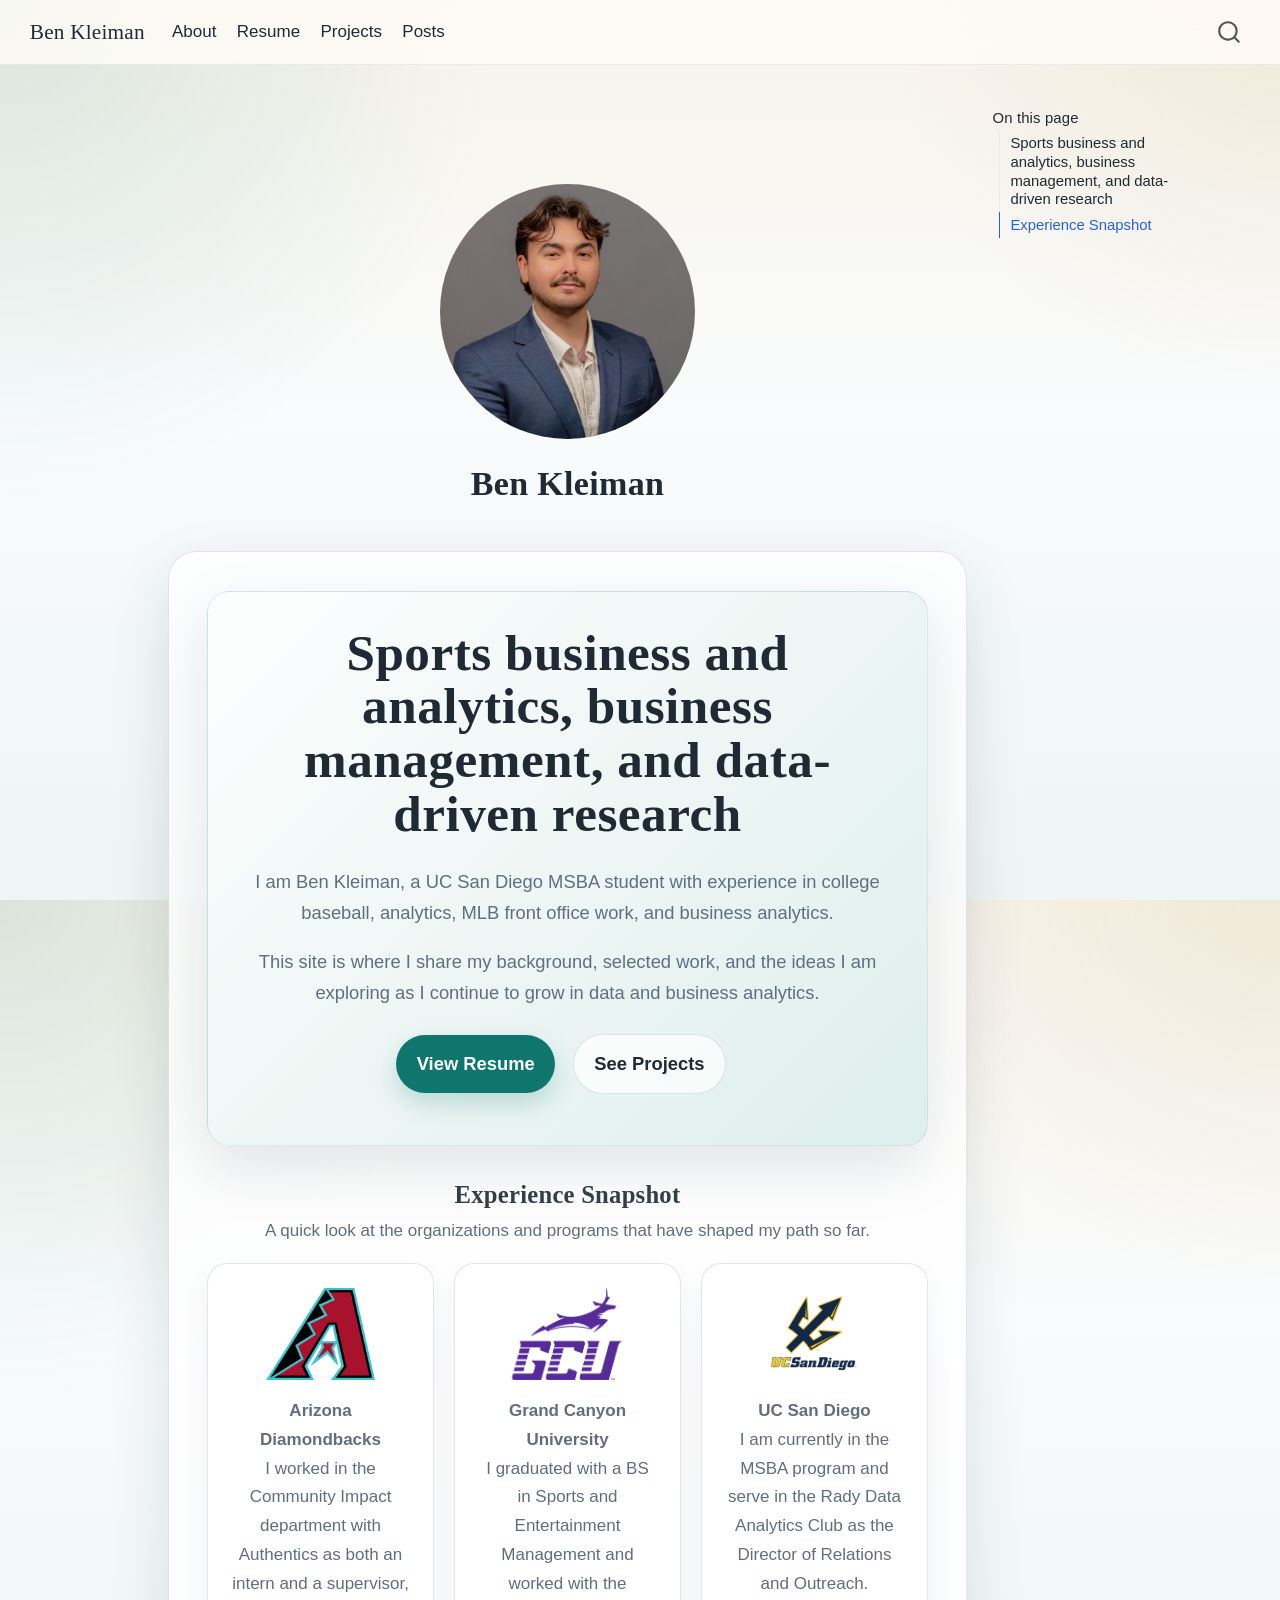
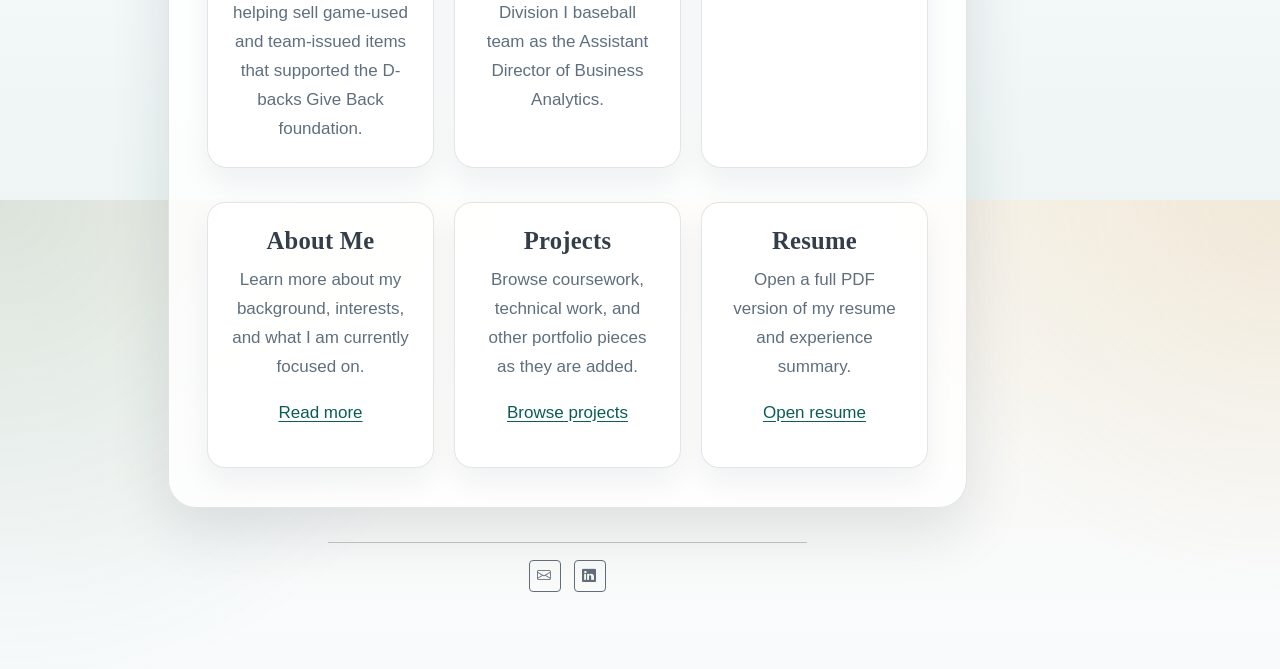
<file: docs/index.html>
<!DOCTYPE html>
<html xmlns="http://www.w3.org/1999/xhtml" lang="en" xml:lang="en"><head>

<meta charset="utf-8">
<meta name="generator" content="quarto-1.9.13">

<meta name="viewport" content="width=device-width, initial-scale=1.0, user-scalable=yes">


<title>Ben Kleiman</title>
<style>
code{white-space: pre-wrap;}
span.smallcaps{font-variant: small-caps;}
div.columns{display: flex; gap: min(4vw, 1.5em);}
div.column{flex: auto; overflow-x: auto;}
div.hanging-indent{margin-left: 1.5em; text-indent: -1.5em;}
ul.task-list{list-style: none;}
ul.task-list li input[type="checkbox"] {
  width: 0.8em;
  margin: 0 0.8em 0.2em -1em; /* quarto-specific, see https://github.com/quarto-dev/quarto-cli/issues/4556 */ 
  vertical-align: middle;
}
</style>


<script src="site_libs/quarto-nav/quarto-nav.js"></script>
<script src="site_libs/quarto-nav/headroom.min.js"></script>
<script src="site_libs/clipboard/clipboard.min.js"></script>
<script src="site_libs/quarto-search/autocomplete.umd.js"></script>
<script src="site_libs/quarto-search/fuse.min.js"></script>
<script src="site_libs/quarto-search/quarto-search.js"></script>
<meta name="quarto:offset" content="./">
<script src="site_libs/quarto-html/quarto.js" type="module"></script>
<script src="site_libs/quarto-html/tabsets/tabsets.js" type="module"></script>
<script src="site_libs/quarto-html/axe/axe-check.js" type="module"></script>
<script src="site_libs/quarto-html/popper.min.js"></script>
<script src="site_libs/quarto-html/tippy.umd.min.js"></script>
<link href="site_libs/quarto-html/tippy.css" rel="stylesheet">
<link href="site_libs/quarto-html/quarto-syntax-highlighting-ac077c1e730dfeb5e42400639d17284e.css" rel="stylesheet" id="quarto-text-highlighting-styles">
<script src="site_libs/bootstrap/bootstrap.min.js"></script>
<link href="site_libs/bootstrap/bootstrap-icons.css" rel="stylesheet">
<link href="site_libs/bootstrap/bootstrap-eb32a7dd90f62a02b42dc210bb8b9802.min.css" rel="stylesheet" append-hash="true" id="quarto-bootstrap" data-mode="light">
<script id="quarto-search-options" type="application/json">{
  "location": "navbar",
  "copy-button": false,
  "collapse-after": 3,
  "panel-placement": "end",
  "type": "overlay",
  "limit": 50,
  "keyboard-shortcut": [
    "f",
    "/",
    "s"
  ],
  "show-item-context": false,
  "language": {
    "search-no-results-text": "No results",
    "search-matching-documents-text": "matching documents",
    "search-copy-link-title": "Copy link to search",
    "search-hide-matches-text": "Hide additional matches",
    "search-more-match-text": "more match in this document",
    "search-more-matches-text": "more matches in this document",
    "search-clear-button-title": "Clear",
    "search-text-placeholder": "",
    "search-detached-cancel-button-title": "Cancel",
    "search-submit-button-title": "Submit",
    "search-label": "Search"
  }
}</script>


<link rel="stylesheet" href="styles.css">
</head>

<body class="nav-fixed quarto-light">

<div id="quarto-search-results"></div>
  <header id="quarto-header" class="headroom fixed-top">
    <nav class="navbar navbar-expand-lg " data-bs-theme="dark">
      <div class="navbar-container container-fluid">
      <div class="navbar-brand-container mx-auto">
    <a class="navbar-brand" href="./index.html">
    <span class="navbar-title">Ben Kleiman</span>
    </a>
  </div>
            <div id="quarto-search" class="" title="Search"></div>
          <button class="navbar-toggler" type="button" data-bs-toggle="collapse" data-bs-target="#navbarCollapse" aria-controls="navbarCollapse" role="menu" aria-expanded="false" aria-label="Toggle navigation" onclick="if (window.quartoToggleHeadroom) { window.quartoToggleHeadroom(); }">
  <span class="navbar-toggler-icon"></span>
</button>
          <div class="collapse navbar-collapse" id="navbarCollapse">
            <ul class="navbar-nav navbar-nav-scroll me-auto">
  <li class="nav-item">
    <a class="nav-link active" href="./index.html" aria-current="page"> 
<span class="menu-text">About</span></a>
  </li>  
  <li class="nav-item">
    <a class="nav-link" href="./resume.html"> 
<span class="menu-text">Resume</span></a>
  </li>  
  <li class="nav-item">
    <a class="nav-link" href="./projects.html"> 
<span class="menu-text">Projects</span></a>
  </li>  
  <li class="nav-item">
    <a class="nav-link" href="./posts.html"> 
<span class="menu-text">Posts</span></a>
  </li>  
</ul>
          </div> <!-- /navcollapse -->
            <div class="quarto-navbar-tools">
</div>
      </div> <!-- /container-fluid -->
    </nav>
</header>
<!-- content -->
<div id="quarto-content" class="quarto-container page-columns page-rows-contents page-layout-article page-navbar">
<!-- sidebar -->
<!-- margin-sidebar -->
    <div id="quarto-margin-sidebar" class="sidebar margin-sidebar">
        <nav id="TOC" role="doc-toc" class="toc-active">
    <h2 id="toc-title">On this page</h2>
  <ul>
  <li><a href="#sports-business-and-analytics-business-management-and-data-driven-research" id="toc-sports-business-and-analytics-business-management-and-data-driven-research" class="nav-link active" data-scroll-target="#sports-business-and-analytics-business-management-and-data-driven-research">Sports business and analytics, business management, and data-driven research</a></li>
  <li><a href="#experience-snapshot" id="toc-experience-snapshot" class="nav-link" data-scroll-target="#experience-snapshot">Experience Snapshot</a></li>
  </ul>
</nav>
    </div>
<!-- main -->
<div class="quarto-about-jolla">
  <img src="files/profile_pic.jpg" class="about-image
  round " style="height: 15em; width: 15em;">
 <header id="title-block-header" class="quarto-title-block default">
<div class="quarto-title">
<h1 class="title">Ben Kleiman</h1>
</div>
<div class="quarto-title-meta">
  </div>
</header><main class="content" id="quarto-document-content">

<section id="sports-business-and-analytics-business-management-and-data-driven-research" class="level2 hero-panel">
<h2 data-anchor-id="sports-business-and-analytics-business-management-and-data-driven-research">Sports business and analytics, business management, and data-driven research</h2>
<p>I am Ben Kleiman, a UC San Diego MSBA student with experience in college baseball, analytics, MLB front office work, and business analytics.</p>
<p>This site is where I share my background, selected work, and the ideas I am exploring as I continue to grow in data and business analytics.</p>
<p><a href="./resume.html" class="hero-button">View Resume</a> <a href="./projects.html" class="hero-button hero-button-secondary">See Projects</a></p>
</section>
<section id="experience-snapshot" class="level3 journey-panel">
<h3 data-anchor-id="experience-snapshot">Experience Snapshot</h3>
<p>A quick look at the organizations and programs that have shaped my path so far.</p>
<div class="journey-grid">
<div class="journey-card">
<p><img src="files/Arizona_Diamondbacks_logo_teal.svg.png" class="journey-logo img-fluid" alt="Arizona Diamondbacks"> <strong>Arizona Diamondbacks</strong></p>
<p>I worked in the Community Impact department with Authentics as both an intern and a supervisor, helping sell game-used and team-issued items that supported the D-backs Give Back foundation.</p>
</div>
<div class="journey-card">
<p><img src="files/GCU_Lope.webp" class="journey-logo img-fluid" alt="Grand Canyon University"> <strong>Grand Canyon University</strong></p>
<p>I graduated with a BS in Sports and Entertainment Management and worked with the Division I baseball team as the Assistant Director of Business Analytics.</p>
</div>
<div class="journey-card">
<p><img src="files/ucsd_logo.avif" class="journey-logo img-fluid" alt="UC San Diego"> <strong>UC San Diego</strong></p>
<p>I am currently in the MSBA program and serve in the Rady Data Analytics Club as the Director of Relations and Outreach.</p>
</div>
</div>
</section>
<div class="quick-grid">
<section id="about-me" class="level3 quick-card">
<h3 data-anchor-id="about-me">About Me</h3>
<p>Learn more about my background, interests, and what I am currently focused on.</p>
<p><a href="./about.html">Read more</a></p>
</section>
<section id="projects" class="level3 quick-card">
<h3 data-anchor-id="projects">Projects</h3>
<p>Browse coursework, technical work, and other portfolio pieces as they are added.</p>
<p><a href="./projects.html">Browse projects</a></p>
</section>
<section id="resume" class="level3 quick-card">
<h3 data-anchor-id="resume">Resume</h3>
<p>Open a full PDF version of my resume and experience summary.</p>
<p><a href="./resume.html">Open resume</a></p>
</section>
</div>


</main> 
  <hr class="about-sep">
   <div class="about-links">
  <a href="mailto:bkleiman@ucsd.edu" class="about-link" rel="" target="">
    <i class="bi bi-envelope"></i>
     <span class="about-link-text"></span>
  </a>
  <a href="https://www.linkedin.com/in/benjamin-kleiman-416ab3250/" class="about-link" rel="" target="">
    <i class="bi bi-linkedin"></i>
     <span class="about-link-text"></span>
  </a>
</div>
</div>
 <!-- /main -->
<script id="quarto-html-after-body" type="application/javascript">
  window.document.addEventListener("DOMContentLoaded", function (event) {
    const isCodeAnnotation = (el) => {
      for (const clz of el.classList) {
        if (clz.startsWith('code-annotation-')) {                     
          return true;
        }
      }
      return false;
    }
    const onCopySuccess = function(e) {
      // button target
      const button = e.trigger;
      // don't keep focus
      button.blur();
      // flash "checked"
      button.classList.add('code-copy-button-checked');
      var currentTitle = button.getAttribute("title");
      button.setAttribute("title", "Copied!");
      let tooltip;
      if (window.bootstrap) {
        button.setAttribute("data-bs-toggle", "tooltip");
        button.setAttribute("data-bs-placement", "left");
        button.setAttribute("data-bs-title", "Copied!");
        tooltip = new bootstrap.Tooltip(button, 
          { trigger: "manual", 
            customClass: "code-copy-button-tooltip",
            offset: [0, -8]});
        tooltip.show();    
      }
      setTimeout(function() {
        if (tooltip) {
          tooltip.hide();
          button.removeAttribute("data-bs-title");
          button.removeAttribute("data-bs-toggle");
          button.removeAttribute("data-bs-placement");
        }
        button.setAttribute("title", currentTitle);
        button.classList.remove('code-copy-button-checked');
      }, 1000);
      // clear code selection
      e.clearSelection();
    }
    const getTextToCopy = function(trigger) {
      const outerScaffold = trigger.parentElement.cloneNode(true);
      const codeEl = outerScaffold.querySelector('code');
      for (const childEl of codeEl.children) {
        if (isCodeAnnotation(childEl)) {
          childEl.remove();
        }
      }
      return codeEl.innerText;
    }
    const clipboard = new window.ClipboardJS('.code-copy-button:not([data-in-quarto-modal])', {
      text: getTextToCopy
    });
    clipboard.on('success', onCopySuccess);
    if (window.document.getElementById('quarto-embedded-source-code-modal')) {
      const clipboardModal = new window.ClipboardJS('.code-copy-button[data-in-quarto-modal]', {
        text: getTextToCopy,
        container: window.document.getElementById('quarto-embedded-source-code-modal')
      });
      clipboardModal.on('success', onCopySuccess);
    }
      var localhostRegex = new RegExp(/^(?:http|https):\/\/localhost\:?[0-9]*\//);
      var mailtoRegex = new RegExp(/^mailto:/);
        var filterRegex = new RegExp('/' + window.location.host + '/');
      var isInternal = (href) => {
          return filterRegex.test(href) || localhostRegex.test(href) || mailtoRegex.test(href);
      }
      // Inspect non-navigation links and adorn them if external
     var links = window.document.querySelectorAll('a[href]:not(.nav-link):not(.navbar-brand):not(.toc-action):not(.sidebar-link):not(.sidebar-item-toggle):not(.pagination-link):not(.no-external):not([aria-hidden]):not(.dropdown-item):not(.quarto-navigation-tool):not(.about-link)');
      for (var i=0; i<links.length; i++) {
        const link = links[i];
        if (!isInternal(link.href)) {
          // undo the damage that might have been done by quarto-nav.js in the case of
          // links that we want to consider external
          if (link.dataset.originalHref !== undefined) {
            link.href = link.dataset.originalHref;
          }
        }
      }
    function tippyHover(el, contentFn, onTriggerFn, onUntriggerFn) {
      const config = {
        allowHTML: true,
        maxWidth: 500,
        delay: 100,
        arrow: false,
        appendTo: function(el) {
            return el.parentElement;
        },
        interactive: true,
        interactiveBorder: 10,
        theme: 'quarto',
        placement: 'bottom-start',
      };
      if (contentFn) {
        config.content = contentFn;
      }
      if (onTriggerFn) {
        config.onTrigger = onTriggerFn;
      }
      if (onUntriggerFn) {
        config.onUntrigger = onUntriggerFn;
      }
      window.tippy(el, config); 
    }
    const noterefs = window.document.querySelectorAll('a[role="doc-noteref"]');
    for (var i=0; i<noterefs.length; i++) {
      const ref = noterefs[i];
      tippyHover(ref, function() {
        // use id or data attribute instead here
        let href = ref.getAttribute('data-footnote-href') || ref.getAttribute('href');
        try { href = new URL(href).hash; } catch {}
        const id = href.replace(/^#\/?/, "");
        const note = window.document.getElementById(id);
        if (note) {
          return note.innerHTML;
        } else {
          return "";
        }
      });
    }
    const xrefs = window.document.querySelectorAll('a.quarto-xref');
    const processXRef = (id, note) => {
      // Strip column container classes
      const stripColumnClz = (el) => {
        el.classList.remove("page-full", "page-columns");
        if (el.children) {
          for (const child of el.children) {
            stripColumnClz(child);
          }
        }
      }
      stripColumnClz(note)
      if (id === null || id.startsWith('sec-')) {
        // Special case sections, only their first couple elements
        const container = document.createElement("div");
        if (note.children && note.children.length > 2) {
          container.appendChild(note.children[0].cloneNode(true));
          for (let i = 1; i < note.children.length; i++) {
            const child = note.children[i];
            if (child.tagName === "P" && child.innerText === "") {
              continue;
            } else {
              container.appendChild(child.cloneNode(true));
              break;
            }
          }
          if (window.Quarto?.typesetMath) {
            window.Quarto.typesetMath(container);
          }
          return container.innerHTML
        } else {
          if (window.Quarto?.typesetMath) {
            window.Quarto.typesetMath(note);
          }
          return note.innerHTML;
        }
      } else {
        // Remove any anchor links if they are present
        const anchorLink = note.querySelector('a.anchorjs-link');
        if (anchorLink) {
          anchorLink.remove();
        }
        if (window.Quarto?.typesetMath) {
          window.Quarto.typesetMath(note);
        }
        if (note.classList.contains("callout")) {
          return note.outerHTML;
        } else {
          return note.innerHTML;
        }
      }
    }
    for (var i=0; i<xrefs.length; i++) {
      const xref = xrefs[i];
      tippyHover(xref, undefined, function(instance) {
        instance.disable();
        let url = xref.getAttribute('href');
        let hash = undefined; 
        if (url.startsWith('#')) {
          hash = url;
        } else {
          try { hash = new URL(url).hash; } catch {}
        }
        if (hash) {
          const id = hash.replace(/^#\/?/, "");
          const note = window.document.getElementById(id);
          if (note !== null) {
            try {
              const html = processXRef(id, note.cloneNode(true));
              instance.setContent(html);
            } finally {
              instance.enable();
              instance.show();
            }
          } else {
            // See if we can fetch this
            fetch(url.split('#')[0])
            .then(res => res.text())
            .then(html => {
              const parser = new DOMParser();
              const htmlDoc = parser.parseFromString(html, "text/html");
              const note = htmlDoc.getElementById(id);
              if (note !== null) {
                const html = processXRef(id, note);
                instance.setContent(html);
              } 
            }).finally(() => {
              instance.enable();
              instance.show();
            });
          }
        } else {
          // See if we can fetch a full url (with no hash to target)
          // This is a special case and we should probably do some content thinning / targeting
          fetch(url)
          .then(res => res.text())
          .then(html => {
            const parser = new DOMParser();
            const htmlDoc = parser.parseFromString(html, "text/html");
            const note = htmlDoc.querySelector('main.content');
            if (note !== null) {
              // This should only happen for chapter cross references
              // (since there is no id in the URL)
              // remove the first header
              if (note.children.length > 0 && note.children[0].tagName === "HEADER") {
                note.children[0].remove();
              }
              const html = processXRef(null, note);
              instance.setContent(html);
            } 
          }).finally(() => {
            instance.enable();
            instance.show();
          });
        }
      }, function(instance) {
      });
    }
        let selectedAnnoteEl;
        const selectorForAnnotation = ( cell, annotation) => {
          let cellAttr = 'data-code-cell="' + cell + '"';
          let lineAttr = 'data-code-annotation="' +  annotation + '"';
          const selector = 'span[' + cellAttr + '][' + lineAttr + ']';
          return selector;
        }
        const selectCodeLines = (annoteEl) => {
          const doc = window.document;
          const targetCell = annoteEl.getAttribute("data-target-cell");
          const targetAnnotation = annoteEl.getAttribute("data-target-annotation");
          const annoteSpan = window.document.querySelector(selectorForAnnotation(targetCell, targetAnnotation));
          const lines = annoteSpan.getAttribute("data-code-lines").split(",");
          const lineIds = lines.map((line) => {
            return targetCell + "-" + line;
          })
          let top = null;
          let height = null;
          let parent = null;
          if (lineIds.length > 0) {
              //compute the position of the single el (top and bottom and make a div)
              const el = window.document.getElementById(lineIds[0]);
              top = el.offsetTop;
              height = el.offsetHeight;
              parent = el.parentElement.parentElement;
            if (lineIds.length > 1) {
              const lastEl = window.document.getElementById(lineIds[lineIds.length - 1]);
              const bottom = lastEl.offsetTop + lastEl.offsetHeight;
              height = bottom - top;
            }
            if (top !== null && height !== null && parent !== null) {
              // cook up a div (if necessary) and position it 
              let div = window.document.getElementById("code-annotation-line-highlight");
              if (div === null) {
                div = window.document.createElement("div");
                div.setAttribute("id", "code-annotation-line-highlight");
                div.style.position = 'absolute';
                parent.appendChild(div);
              }
              div.style.top = top - 2 + "px";
              div.style.height = height + 4 + "px";
              div.style.left = 0;
              let gutterDiv = window.document.getElementById("code-annotation-line-highlight-gutter");
              if (gutterDiv === null) {
                gutterDiv = window.document.createElement("div");
                gutterDiv.setAttribute("id", "code-annotation-line-highlight-gutter");
                gutterDiv.style.position = 'absolute';
                const codeCell = window.document.getElementById(targetCell);
                const gutter = codeCell.querySelector('.code-annotation-gutter');
                gutter.appendChild(gutterDiv);
              }
              gutterDiv.style.top = top - 2 + "px";
              gutterDiv.style.height = height + 4 + "px";
            }
            selectedAnnoteEl = annoteEl;
          }
        };
        const unselectCodeLines = () => {
          const elementsIds = ["code-annotation-line-highlight", "code-annotation-line-highlight-gutter"];
          elementsIds.forEach((elId) => {
            const div = window.document.getElementById(elId);
            if (div) {
              div.remove();
            }
          });
          selectedAnnoteEl = undefined;
        };
          // Handle positioning of the toggle
      window.addEventListener(
        "resize",
        throttle(() => {
          elRect = undefined;
          if (selectedAnnoteEl) {
            selectCodeLines(selectedAnnoteEl);
          }
        }, 10)
      );
      function throttle(fn, ms) {
      let throttle = false;
      let timer;
        return (...args) => {
          if(!throttle) { // first call gets through
              fn.apply(this, args);
              throttle = true;
          } else { // all the others get throttled
              if(timer) clearTimeout(timer); // cancel #2
              timer = setTimeout(() => {
                fn.apply(this, args);
                timer = throttle = false;
              }, ms);
          }
        };
      }
        // Attach click handler to the DT
        const annoteDls = window.document.querySelectorAll('dt[data-target-cell]');
        for (const annoteDlNode of annoteDls) {
          annoteDlNode.addEventListener('click', (event) => {
            const clickedEl = event.target;
            if (clickedEl !== selectedAnnoteEl) {
              unselectCodeLines();
              const activeEl = window.document.querySelector('dt[data-target-cell].code-annotation-active');
              if (activeEl) {
                activeEl.classList.remove('code-annotation-active');
              }
              selectCodeLines(clickedEl);
              clickedEl.classList.add('code-annotation-active');
            } else {
              // Unselect the line
              unselectCodeLines();
              clickedEl.classList.remove('code-annotation-active');
            }
          });
        }
    const findCites = (el) => {
      const parentEl = el.parentElement;
      if (parentEl) {
        const cites = parentEl.dataset.cites;
        if (cites) {
          return {
            el,
            cites: cites.split(' ')
          };
        } else {
          return findCites(el.parentElement)
        }
      } else {
        return undefined;
      }
    };
    var bibliorefs = window.document.querySelectorAll('a[role="doc-biblioref"]');
    for (var i=0; i<bibliorefs.length; i++) {
      const ref = bibliorefs[i];
      const citeInfo = findCites(ref);
      if (citeInfo) {
        tippyHover(citeInfo.el, function() {
          var popup = window.document.createElement('div');
          citeInfo.cites.forEach(function(cite) {
            var citeDiv = window.document.createElement('div');
            citeDiv.classList.add('hanging-indent');
            citeDiv.classList.add('csl-entry');
            var biblioDiv = window.document.getElementById('ref-' + cite);
            if (biblioDiv) {
              citeDiv.innerHTML = biblioDiv.innerHTML;
            }
            popup.appendChild(citeDiv);
          });
          return popup.innerHTML;
        });
      }
    }
  });
  </script>
</div> <!-- /content -->




</body></html>
</file>
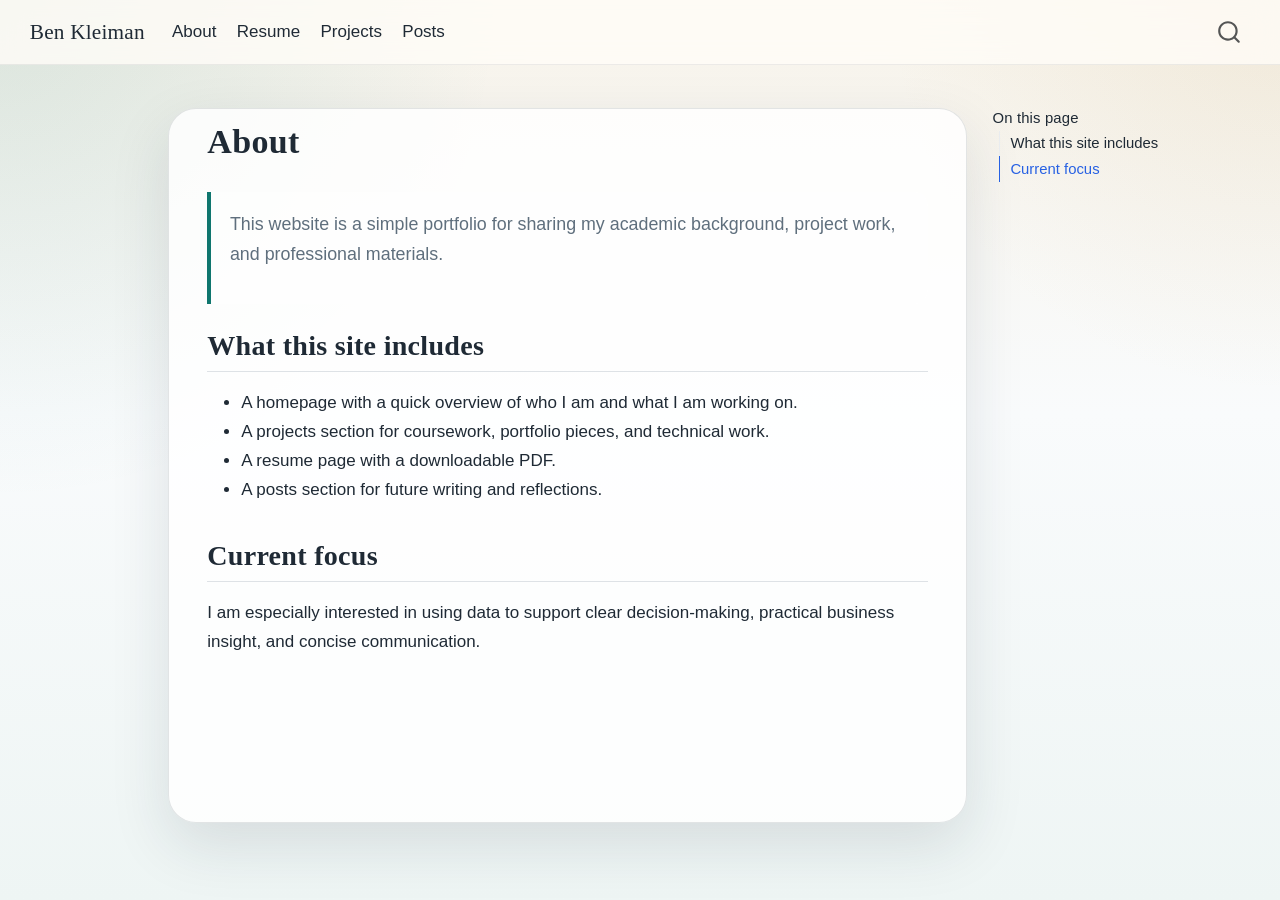
<file: docs/about.html>
<!DOCTYPE html>
<html xmlns="http://www.w3.org/1999/xhtml" lang="en" xml:lang="en"><head>

<meta charset="utf-8">
<meta name="generator" content="quarto-1.9.13">

<meta name="viewport" content="width=device-width, initial-scale=1.0, user-scalable=yes">


<title>About – Ben Kleiman</title>
<style>
code{white-space: pre-wrap;}
span.smallcaps{font-variant: small-caps;}
div.columns{display: flex; gap: min(4vw, 1.5em);}
div.column{flex: auto; overflow-x: auto;}
div.hanging-indent{margin-left: 1.5em; text-indent: -1.5em;}
ul.task-list{list-style: none;}
ul.task-list li input[type="checkbox"] {
  width: 0.8em;
  margin: 0 0.8em 0.2em -1em; /* quarto-specific, see https://github.com/quarto-dev/quarto-cli/issues/4556 */ 
  vertical-align: middle;
}
</style>


<script src="site_libs/quarto-nav/quarto-nav.js"></script>
<script src="site_libs/quarto-nav/headroom.min.js"></script>
<script src="site_libs/clipboard/clipboard.min.js"></script>
<script src="site_libs/quarto-search/autocomplete.umd.js"></script>
<script src="site_libs/quarto-search/fuse.min.js"></script>
<script src="site_libs/quarto-search/quarto-search.js"></script>
<meta name="quarto:offset" content="./">
<script src="site_libs/quarto-html/quarto.js" type="module"></script>
<script src="site_libs/quarto-html/tabsets/tabsets.js" type="module"></script>
<script src="site_libs/quarto-html/axe/axe-check.js" type="module"></script>
<script src="site_libs/quarto-html/popper.min.js"></script>
<script src="site_libs/quarto-html/tippy.umd.min.js"></script>
<script src="site_libs/quarto-html/anchor.min.js"></script>
<link href="site_libs/quarto-html/tippy.css" rel="stylesheet">
<link href="site_libs/quarto-html/quarto-syntax-highlighting-ac077c1e730dfeb5e42400639d17284e.css" rel="stylesheet" id="quarto-text-highlighting-styles">
<script src="site_libs/bootstrap/bootstrap.min.js"></script>
<link href="site_libs/bootstrap/bootstrap-icons.css" rel="stylesheet">
<link href="site_libs/bootstrap/bootstrap-eb32a7dd90f62a02b42dc210bb8b9802.min.css" rel="stylesheet" append-hash="true" id="quarto-bootstrap" data-mode="light">
<script id="quarto-search-options" type="application/json">{
  "location": "navbar",
  "copy-button": false,
  "collapse-after": 3,
  "panel-placement": "end",
  "type": "overlay",
  "limit": 50,
  "keyboard-shortcut": [
    "f",
    "/",
    "s"
  ],
  "show-item-context": false,
  "language": {
    "search-no-results-text": "No results",
    "search-matching-documents-text": "matching documents",
    "search-copy-link-title": "Copy link to search",
    "search-hide-matches-text": "Hide additional matches",
    "search-more-match-text": "more match in this document",
    "search-more-matches-text": "more matches in this document",
    "search-clear-button-title": "Clear",
    "search-text-placeholder": "",
    "search-detached-cancel-button-title": "Cancel",
    "search-submit-button-title": "Submit",
    "search-label": "Search"
  }
}</script>


<link rel="stylesheet" href="styles.css">
</head>

<body class="nav-fixed quarto-light">

<div id="quarto-search-results"></div>
  <header id="quarto-header" class="headroom fixed-top">
    <nav class="navbar navbar-expand-lg " data-bs-theme="dark">
      <div class="navbar-container container-fluid">
      <div class="navbar-brand-container mx-auto">
    <a class="navbar-brand" href="./index.html">
    <span class="navbar-title">Ben Kleiman</span>
    </a>
  </div>
            <div id="quarto-search" class="" title="Search"></div>
          <button class="navbar-toggler" type="button" data-bs-toggle="collapse" data-bs-target="#navbarCollapse" aria-controls="navbarCollapse" role="menu" aria-expanded="false" aria-label="Toggle navigation" onclick="if (window.quartoToggleHeadroom) { window.quartoToggleHeadroom(); }">
  <span class="navbar-toggler-icon"></span>
</button>
          <div class="collapse navbar-collapse" id="navbarCollapse">
            <ul class="navbar-nav navbar-nav-scroll me-auto">
  <li class="nav-item">
    <a class="nav-link" href="./index.html"> 
<span class="menu-text">About</span></a>
  </li>  
  <li class="nav-item">
    <a class="nav-link" href="./resume.html"> 
<span class="menu-text">Resume</span></a>
  </li>  
  <li class="nav-item">
    <a class="nav-link" href="./projects.html"> 
<span class="menu-text">Projects</span></a>
  </li>  
  <li class="nav-item">
    <a class="nav-link" href="./posts.html"> 
<span class="menu-text">Posts</span></a>
  </li>  
</ul>
          </div> <!-- /navcollapse -->
            <div class="quarto-navbar-tools">
</div>
      </div> <!-- /container-fluid -->
    </nav>
</header>
<!-- content -->
<div id="quarto-content" class="quarto-container page-columns page-rows-contents page-layout-article page-navbar">
<!-- sidebar -->
<!-- margin-sidebar -->
    <div id="quarto-margin-sidebar" class="sidebar margin-sidebar">
        <nav id="TOC" role="doc-toc" class="toc-active">
    <h2 id="toc-title">On this page</h2>
   
  <ul>
  <li><a href="#what-this-site-includes" id="toc-what-this-site-includes" class="nav-link active" data-scroll-target="#what-this-site-includes">What this site includes</a></li>
  <li><a href="#current-focus" id="toc-current-focus" class="nav-link" data-scroll-target="#current-focus">Current focus</a></li>
  </ul>
</nav>
    </div>
<!-- main -->
<main class="content" id="quarto-document-content">

<header id="title-block-header" class="quarto-title-block default">
<div class="quarto-title">
<h1 class="title">About</h1>
</div>



<div class="quarto-title-meta">

    
  
    
  </div>
  


</header>


<div class="page-intro">
<p>This website is a simple portfolio for sharing my academic background, project work, and professional materials.</p>
</div>
<section id="what-this-site-includes" class="level2">
<h2 class="anchored" data-anchor-id="what-this-site-includes">What this site includes</h2>
<ul>
<li>A homepage with a quick overview of who I am and what I am working on.</li>
<li>A projects section for coursework, portfolio pieces, and technical work.</li>
<li>A resume page with a downloadable PDF.</li>
<li>A posts section for future writing and reflections.</li>
</ul>
</section>
<section id="current-focus" class="level2">
<h2 class="anchored" data-anchor-id="current-focus">Current focus</h2>
<p>I am especially interested in using data to support clear decision-making, practical business insight, and concise communication.</p>


</section>

</main> <!-- /main -->
<script id="quarto-html-after-body" type="application/javascript">
  window.document.addEventListener("DOMContentLoaded", function (event) {
    const icon = "";
    const anchorJS = new window.AnchorJS();
    anchorJS.options = {
      placement: 'right',
      icon: icon
    };
    anchorJS.add('.anchored');
    const isCodeAnnotation = (el) => {
      for (const clz of el.classList) {
        if (clz.startsWith('code-annotation-')) {                     
          return true;
        }
      }
      return false;
    }
    const onCopySuccess = function(e) {
      // button target
      const button = e.trigger;
      // don't keep focus
      button.blur();
      // flash "checked"
      button.classList.add('code-copy-button-checked');
      var currentTitle = button.getAttribute("title");
      button.setAttribute("title", "Copied!");
      let tooltip;
      if (window.bootstrap) {
        button.setAttribute("data-bs-toggle", "tooltip");
        button.setAttribute("data-bs-placement", "left");
        button.setAttribute("data-bs-title", "Copied!");
        tooltip = new bootstrap.Tooltip(button, 
          { trigger: "manual", 
            customClass: "code-copy-button-tooltip",
            offset: [0, -8]});
        tooltip.show();    
      }
      setTimeout(function() {
        if (tooltip) {
          tooltip.hide();
          button.removeAttribute("data-bs-title");
          button.removeAttribute("data-bs-toggle");
          button.removeAttribute("data-bs-placement");
        }
        button.setAttribute("title", currentTitle);
        button.classList.remove('code-copy-button-checked');
      }, 1000);
      // clear code selection
      e.clearSelection();
    }
    const getTextToCopy = function(trigger) {
      const outerScaffold = trigger.parentElement.cloneNode(true);
      const codeEl = outerScaffold.querySelector('code');
      for (const childEl of codeEl.children) {
        if (isCodeAnnotation(childEl)) {
          childEl.remove();
        }
      }
      return codeEl.innerText;
    }
    const clipboard = new window.ClipboardJS('.code-copy-button:not([data-in-quarto-modal])', {
      text: getTextToCopy
    });
    clipboard.on('success', onCopySuccess);
    if (window.document.getElementById('quarto-embedded-source-code-modal')) {
      const clipboardModal = new window.ClipboardJS('.code-copy-button[data-in-quarto-modal]', {
        text: getTextToCopy,
        container: window.document.getElementById('quarto-embedded-source-code-modal')
      });
      clipboardModal.on('success', onCopySuccess);
    }
      var localhostRegex = new RegExp(/^(?:http|https):\/\/localhost\:?[0-9]*\//);
      var mailtoRegex = new RegExp(/^mailto:/);
        var filterRegex = new RegExp('/' + window.location.host + '/');
      var isInternal = (href) => {
          return filterRegex.test(href) || localhostRegex.test(href) || mailtoRegex.test(href);
      }
      // Inspect non-navigation links and adorn them if external
     var links = window.document.querySelectorAll('a[href]:not(.nav-link):not(.navbar-brand):not(.toc-action):not(.sidebar-link):not(.sidebar-item-toggle):not(.pagination-link):not(.no-external):not([aria-hidden]):not(.dropdown-item):not(.quarto-navigation-tool):not(.about-link)');
      for (var i=0; i<links.length; i++) {
        const link = links[i];
        if (!isInternal(link.href)) {
          // undo the damage that might have been done by quarto-nav.js in the case of
          // links that we want to consider external
          if (link.dataset.originalHref !== undefined) {
            link.href = link.dataset.originalHref;
          }
        }
      }
    function tippyHover(el, contentFn, onTriggerFn, onUntriggerFn) {
      const config = {
        allowHTML: true,
        maxWidth: 500,
        delay: 100,
        arrow: false,
        appendTo: function(el) {
            return el.parentElement;
        },
        interactive: true,
        interactiveBorder: 10,
        theme: 'quarto',
        placement: 'bottom-start',
      };
      if (contentFn) {
        config.content = contentFn;
      }
      if (onTriggerFn) {
        config.onTrigger = onTriggerFn;
      }
      if (onUntriggerFn) {
        config.onUntrigger = onUntriggerFn;
      }
      window.tippy(el, config); 
    }
    const noterefs = window.document.querySelectorAll('a[role="doc-noteref"]');
    for (var i=0; i<noterefs.length; i++) {
      const ref = noterefs[i];
      tippyHover(ref, function() {
        // use id or data attribute instead here
        let href = ref.getAttribute('data-footnote-href') || ref.getAttribute('href');
        try { href = new URL(href).hash; } catch {}
        const id = href.replace(/^#\/?/, "");
        const note = window.document.getElementById(id);
        if (note) {
          return note.innerHTML;
        } else {
          return "";
        }
      });
    }
    const xrefs = window.document.querySelectorAll('a.quarto-xref');
    const processXRef = (id, note) => {
      // Strip column container classes
      const stripColumnClz = (el) => {
        el.classList.remove("page-full", "page-columns");
        if (el.children) {
          for (const child of el.children) {
            stripColumnClz(child);
          }
        }
      }
      stripColumnClz(note)
      if (id === null || id.startsWith('sec-')) {
        // Special case sections, only their first couple elements
        const container = document.createElement("div");
        if (note.children && note.children.length > 2) {
          container.appendChild(note.children[0].cloneNode(true));
          for (let i = 1; i < note.children.length; i++) {
            const child = note.children[i];
            if (child.tagName === "P" && child.innerText === "") {
              continue;
            } else {
              container.appendChild(child.cloneNode(true));
              break;
            }
          }
          if (window.Quarto?.typesetMath) {
            window.Quarto.typesetMath(container);
          }
          return container.innerHTML
        } else {
          if (window.Quarto?.typesetMath) {
            window.Quarto.typesetMath(note);
          }
          return note.innerHTML;
        }
      } else {
        // Remove any anchor links if they are present
        const anchorLink = note.querySelector('a.anchorjs-link');
        if (anchorLink) {
          anchorLink.remove();
        }
        if (window.Quarto?.typesetMath) {
          window.Quarto.typesetMath(note);
        }
        if (note.classList.contains("callout")) {
          return note.outerHTML;
        } else {
          return note.innerHTML;
        }
      }
    }
    for (var i=0; i<xrefs.length; i++) {
      const xref = xrefs[i];
      tippyHover(xref, undefined, function(instance) {
        instance.disable();
        let url = xref.getAttribute('href');
        let hash = undefined; 
        if (url.startsWith('#')) {
          hash = url;
        } else {
          try { hash = new URL(url).hash; } catch {}
        }
        if (hash) {
          const id = hash.replace(/^#\/?/, "");
          const note = window.document.getElementById(id);
          if (note !== null) {
            try {
              const html = processXRef(id, note.cloneNode(true));
              instance.setContent(html);
            } finally {
              instance.enable();
              instance.show();
            }
          } else {
            // See if we can fetch this
            fetch(url.split('#')[0])
            .then(res => res.text())
            .then(html => {
              const parser = new DOMParser();
              const htmlDoc = parser.parseFromString(html, "text/html");
              const note = htmlDoc.getElementById(id);
              if (note !== null) {
                const html = processXRef(id, note);
                instance.setContent(html);
              } 
            }).finally(() => {
              instance.enable();
              instance.show();
            });
          }
        } else {
          // See if we can fetch a full url (with no hash to target)
          // This is a special case and we should probably do some content thinning / targeting
          fetch(url)
          .then(res => res.text())
          .then(html => {
            const parser = new DOMParser();
            const htmlDoc = parser.parseFromString(html, "text/html");
            const note = htmlDoc.querySelector('main.content');
            if (note !== null) {
              // This should only happen for chapter cross references
              // (since there is no id in the URL)
              // remove the first header
              if (note.children.length > 0 && note.children[0].tagName === "HEADER") {
                note.children[0].remove();
              }
              const html = processXRef(null, note);
              instance.setContent(html);
            } 
          }).finally(() => {
            instance.enable();
            instance.show();
          });
        }
      }, function(instance) {
      });
    }
        let selectedAnnoteEl;
        const selectorForAnnotation = ( cell, annotation) => {
          let cellAttr = 'data-code-cell="' + cell + '"';
          let lineAttr = 'data-code-annotation="' +  annotation + '"';
          const selector = 'span[' + cellAttr + '][' + lineAttr + ']';
          return selector;
        }
        const selectCodeLines = (annoteEl) => {
          const doc = window.document;
          const targetCell = annoteEl.getAttribute("data-target-cell");
          const targetAnnotation = annoteEl.getAttribute("data-target-annotation");
          const annoteSpan = window.document.querySelector(selectorForAnnotation(targetCell, targetAnnotation));
          const lines = annoteSpan.getAttribute("data-code-lines").split(",");
          const lineIds = lines.map((line) => {
            return targetCell + "-" + line;
          })
          let top = null;
          let height = null;
          let parent = null;
          if (lineIds.length > 0) {
              //compute the position of the single el (top and bottom and make a div)
              const el = window.document.getElementById(lineIds[0]);
              top = el.offsetTop;
              height = el.offsetHeight;
              parent = el.parentElement.parentElement;
            if (lineIds.length > 1) {
              const lastEl = window.document.getElementById(lineIds[lineIds.length - 1]);
              const bottom = lastEl.offsetTop + lastEl.offsetHeight;
              height = bottom - top;
            }
            if (top !== null && height !== null && parent !== null) {
              // cook up a div (if necessary) and position it 
              let div = window.document.getElementById("code-annotation-line-highlight");
              if (div === null) {
                div = window.document.createElement("div");
                div.setAttribute("id", "code-annotation-line-highlight");
                div.style.position = 'absolute';
                parent.appendChild(div);
              }
              div.style.top = top - 2 + "px";
              div.style.height = height + 4 + "px";
              div.style.left = 0;
              let gutterDiv = window.document.getElementById("code-annotation-line-highlight-gutter");
              if (gutterDiv === null) {
                gutterDiv = window.document.createElement("div");
                gutterDiv.setAttribute("id", "code-annotation-line-highlight-gutter");
                gutterDiv.style.position = 'absolute';
                const codeCell = window.document.getElementById(targetCell);
                const gutter = codeCell.querySelector('.code-annotation-gutter');
                gutter.appendChild(gutterDiv);
              }
              gutterDiv.style.top = top - 2 + "px";
              gutterDiv.style.height = height + 4 + "px";
            }
            selectedAnnoteEl = annoteEl;
          }
        };
        const unselectCodeLines = () => {
          const elementsIds = ["code-annotation-line-highlight", "code-annotation-line-highlight-gutter"];
          elementsIds.forEach((elId) => {
            const div = window.document.getElementById(elId);
            if (div) {
              div.remove();
            }
          });
          selectedAnnoteEl = undefined;
        };
          // Handle positioning of the toggle
      window.addEventListener(
        "resize",
        throttle(() => {
          elRect = undefined;
          if (selectedAnnoteEl) {
            selectCodeLines(selectedAnnoteEl);
          }
        }, 10)
      );
      function throttle(fn, ms) {
      let throttle = false;
      let timer;
        return (...args) => {
          if(!throttle) { // first call gets through
              fn.apply(this, args);
              throttle = true;
          } else { // all the others get throttled
              if(timer) clearTimeout(timer); // cancel #2
              timer = setTimeout(() => {
                fn.apply(this, args);
                timer = throttle = false;
              }, ms);
          }
        };
      }
        // Attach click handler to the DT
        const annoteDls = window.document.querySelectorAll('dt[data-target-cell]');
        for (const annoteDlNode of annoteDls) {
          annoteDlNode.addEventListener('click', (event) => {
            const clickedEl = event.target;
            if (clickedEl !== selectedAnnoteEl) {
              unselectCodeLines();
              const activeEl = window.document.querySelector('dt[data-target-cell].code-annotation-active');
              if (activeEl) {
                activeEl.classList.remove('code-annotation-active');
              }
              selectCodeLines(clickedEl);
              clickedEl.classList.add('code-annotation-active');
            } else {
              // Unselect the line
              unselectCodeLines();
              clickedEl.classList.remove('code-annotation-active');
            }
          });
        }
    const findCites = (el) => {
      const parentEl = el.parentElement;
      if (parentEl) {
        const cites = parentEl.dataset.cites;
        if (cites) {
          return {
            el,
            cites: cites.split(' ')
          };
        } else {
          return findCites(el.parentElement)
        }
      } else {
        return undefined;
      }
    };
    var bibliorefs = window.document.querySelectorAll('a[role="doc-biblioref"]');
    for (var i=0; i<bibliorefs.length; i++) {
      const ref = bibliorefs[i];
      const citeInfo = findCites(ref);
      if (citeInfo) {
        tippyHover(citeInfo.el, function() {
          var popup = window.document.createElement('div');
          citeInfo.cites.forEach(function(cite) {
            var citeDiv = window.document.createElement('div');
            citeDiv.classList.add('hanging-indent');
            citeDiv.classList.add('csl-entry');
            var biblioDiv = window.document.getElementById('ref-' + cite);
            if (biblioDiv) {
              citeDiv.innerHTML = biblioDiv.innerHTML;
            }
            popup.appendChild(citeDiv);
          });
          return popup.innerHTML;
        });
      }
    }
  });
  </script>
</div> <!-- /content -->




</body></html>
</file>
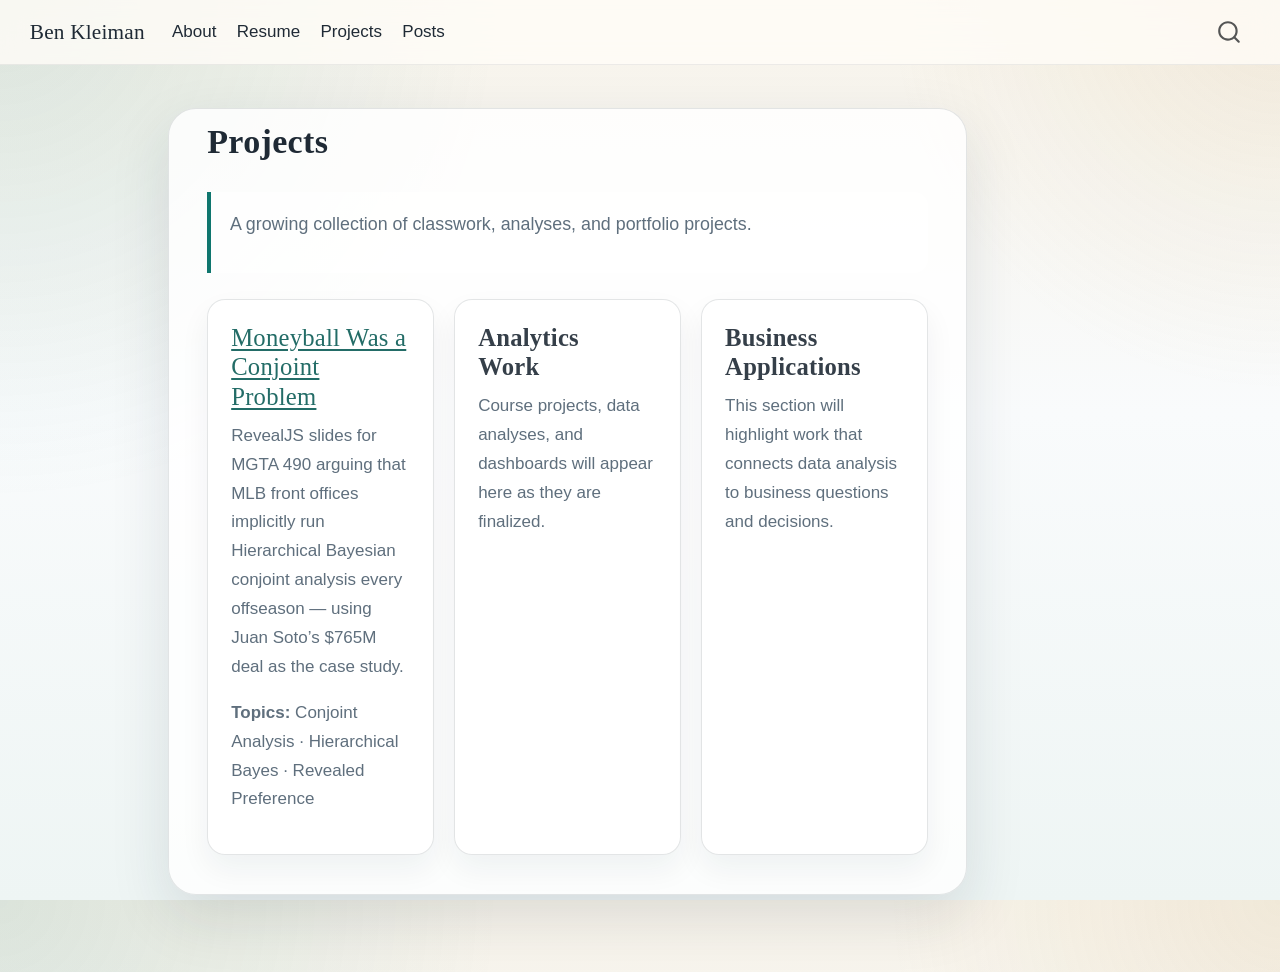
<file: docs/projects.html>
<!DOCTYPE html>
<html xmlns="http://www.w3.org/1999/xhtml" lang="en" xml:lang="en"><head>

<meta charset="utf-8">
<meta name="generator" content="quarto-1.9.13">

<meta name="viewport" content="width=device-width, initial-scale=1.0, user-scalable=yes">


<title>Projects – Ben Kleiman</title>
<style>
code{white-space: pre-wrap;}
span.smallcaps{font-variant: small-caps;}
div.columns{display: flex; gap: min(4vw, 1.5em);}
div.column{flex: auto; overflow-x: auto;}
div.hanging-indent{margin-left: 1.5em; text-indent: -1.5em;}
ul.task-list{list-style: none;}
ul.task-list li input[type="checkbox"] {
  width: 0.8em;
  margin: 0 0.8em 0.2em -1em; /* quarto-specific, see https://github.com/quarto-dev/quarto-cli/issues/4556 */ 
  vertical-align: middle;
}
</style>


<script src="site_libs/quarto-nav/quarto-nav.js"></script>
<script src="site_libs/quarto-nav/headroom.min.js"></script>
<script src="site_libs/clipboard/clipboard.min.js"></script>
<script src="site_libs/quarto-search/autocomplete.umd.js"></script>
<script src="site_libs/quarto-search/fuse.min.js"></script>
<script src="site_libs/quarto-search/quarto-search.js"></script>
<meta name="quarto:offset" content="./">
<script src="site_libs/quarto-html/quarto.js" type="module"></script>
<script src="site_libs/quarto-html/tabsets/tabsets.js" type="module"></script>
<script src="site_libs/quarto-html/axe/axe-check.js" type="module"></script>
<script src="site_libs/quarto-html/popper.min.js"></script>
<script src="site_libs/quarto-html/tippy.umd.min.js"></script>
<script src="site_libs/quarto-html/anchor.min.js"></script>
<link href="site_libs/quarto-html/tippy.css" rel="stylesheet">
<link href="site_libs/quarto-html/quarto-syntax-highlighting-ac077c1e730dfeb5e42400639d17284e.css" rel="stylesheet" id="quarto-text-highlighting-styles">
<script src="site_libs/bootstrap/bootstrap.min.js"></script>
<link href="site_libs/bootstrap/bootstrap-icons.css" rel="stylesheet">
<link href="site_libs/bootstrap/bootstrap-eb32a7dd90f62a02b42dc210bb8b9802.min.css" rel="stylesheet" append-hash="true" id="quarto-bootstrap" data-mode="light">
<script id="quarto-search-options" type="application/json">{
  "location": "navbar",
  "copy-button": false,
  "collapse-after": 3,
  "panel-placement": "end",
  "type": "overlay",
  "limit": 50,
  "keyboard-shortcut": [
    "f",
    "/",
    "s"
  ],
  "show-item-context": false,
  "language": {
    "search-no-results-text": "No results",
    "search-matching-documents-text": "matching documents",
    "search-copy-link-title": "Copy link to search",
    "search-hide-matches-text": "Hide additional matches",
    "search-more-match-text": "more match in this document",
    "search-more-matches-text": "more matches in this document",
    "search-clear-button-title": "Clear",
    "search-text-placeholder": "",
    "search-detached-cancel-button-title": "Cancel",
    "search-submit-button-title": "Submit",
    "search-label": "Search"
  }
}</script>


<link rel="stylesheet" href="styles.css">
</head>

<body class="nav-fixed quarto-light">

<div id="quarto-search-results"></div>
  <header id="quarto-header" class="headroom fixed-top">
    <nav class="navbar navbar-expand-lg " data-bs-theme="dark">
      <div class="navbar-container container-fluid">
      <div class="navbar-brand-container mx-auto">
    <a class="navbar-brand" href="./index.html">
    <span class="navbar-title">Ben Kleiman</span>
    </a>
  </div>
            <div id="quarto-search" class="" title="Search"></div>
          <button class="navbar-toggler" type="button" data-bs-toggle="collapse" data-bs-target="#navbarCollapse" aria-controls="navbarCollapse" role="menu" aria-expanded="false" aria-label="Toggle navigation" onclick="if (window.quartoToggleHeadroom) { window.quartoToggleHeadroom(); }">
  <span class="navbar-toggler-icon"></span>
</button>
          <div class="collapse navbar-collapse" id="navbarCollapse">
            <ul class="navbar-nav navbar-nav-scroll me-auto">
  <li class="nav-item">
    <a class="nav-link" href="./index.html"> 
<span class="menu-text">About</span></a>
  </li>  
  <li class="nav-item">
    <a class="nav-link" href="./resume.html"> 
<span class="menu-text">Resume</span></a>
  </li>  
  <li class="nav-item">
    <a class="nav-link active" href="./projects.html" aria-current="page"> 
<span class="menu-text">Projects</span></a>
  </li>  
  <li class="nav-item">
    <a class="nav-link" href="./posts.html"> 
<span class="menu-text">Posts</span></a>
  </li>  
</ul>
          </div> <!-- /navcollapse -->
            <div class="quarto-navbar-tools">
</div>
      </div> <!-- /container-fluid -->
    </nav>
</header>
<!-- content -->
<div id="quarto-content" class="quarto-container page-columns page-rows-contents page-layout-article page-navbar">
<!-- sidebar -->
<!-- margin-sidebar -->
    <div id="quarto-margin-sidebar" class="sidebar margin-sidebar zindex-bottom">
        
    </div>
<!-- main -->
<main class="content" id="quarto-document-content">

<header id="title-block-header" class="quarto-title-block default">
<div class="quarto-title">
<h1 class="title">Projects</h1>
</div>



<div class="quarto-title-meta">

    
  
    
  </div>
  


</header>


<div class="page-intro">
<p>A growing collection of classwork, analyses, and portfolio projects.</p>
</div>
<div class="quick-grid">
<section id="moneyball-was-a-conjoint-problem" class="level3 quick-card">
<h3 class="anchored" data-anchor-id="moneyball-was-a-conjoint-problem"><a href="Kleiman_Ben-moneyball_conjoint.html" target="_blank">Moneyball Was a Conjoint Problem</a></h3>
<p>RevealJS slides for MGTA 490 arguing that MLB front offices implicitly run Hierarchical Bayesian conjoint analysis every offseason — using Juan Soto’s $765M deal as the case study.</p>
<p><strong>Topics:</strong> Conjoint Analysis · Hierarchical Bayes · Revealed Preference</p>
</section>
<section id="analytics-work" class="level3 quick-card">
<h3 class="anchored" data-anchor-id="analytics-work">Analytics Work</h3>
<p>Course projects, data analyses, and dashboards will appear here as they are finalized.</p>
</section>
<section id="business-applications" class="level3 quick-card">
<h3 class="anchored" data-anchor-id="business-applications">Business Applications</h3>
<p>This section will highlight work that connects data analysis to business questions and decisions.</p>
</section>
</div>



</main> <!-- /main -->
<script id="quarto-html-after-body" type="application/javascript">
  window.document.addEventListener("DOMContentLoaded", function (event) {
    const icon = "";
    const anchorJS = new window.AnchorJS();
    anchorJS.options = {
      placement: 'right',
      icon: icon
    };
    anchorJS.add('.anchored');
    const isCodeAnnotation = (el) => {
      for (const clz of el.classList) {
        if (clz.startsWith('code-annotation-')) {                     
          return true;
        }
      }
      return false;
    }
    const onCopySuccess = function(e) {
      // button target
      const button = e.trigger;
      // don't keep focus
      button.blur();
      // flash "checked"
      button.classList.add('code-copy-button-checked');
      var currentTitle = button.getAttribute("title");
      button.setAttribute("title", "Copied!");
      let tooltip;
      if (window.bootstrap) {
        button.setAttribute("data-bs-toggle", "tooltip");
        button.setAttribute("data-bs-placement", "left");
        button.setAttribute("data-bs-title", "Copied!");
        tooltip = new bootstrap.Tooltip(button, 
          { trigger: "manual", 
            customClass: "code-copy-button-tooltip",
            offset: [0, -8]});
        tooltip.show();    
      }
      setTimeout(function() {
        if (tooltip) {
          tooltip.hide();
          button.removeAttribute("data-bs-title");
          button.removeAttribute("data-bs-toggle");
          button.removeAttribute("data-bs-placement");
        }
        button.setAttribute("title", currentTitle);
        button.classList.remove('code-copy-button-checked');
      }, 1000);
      // clear code selection
      e.clearSelection();
    }
    const getTextToCopy = function(trigger) {
      const outerScaffold = trigger.parentElement.cloneNode(true);
      const codeEl = outerScaffold.querySelector('code');
      for (const childEl of codeEl.children) {
        if (isCodeAnnotation(childEl)) {
          childEl.remove();
        }
      }
      return codeEl.innerText;
    }
    const clipboard = new window.ClipboardJS('.code-copy-button:not([data-in-quarto-modal])', {
      text: getTextToCopy
    });
    clipboard.on('success', onCopySuccess);
    if (window.document.getElementById('quarto-embedded-source-code-modal')) {
      const clipboardModal = new window.ClipboardJS('.code-copy-button[data-in-quarto-modal]', {
        text: getTextToCopy,
        container: window.document.getElementById('quarto-embedded-source-code-modal')
      });
      clipboardModal.on('success', onCopySuccess);
    }
      var localhostRegex = new RegExp(/^(?:http|https):\/\/localhost\:?[0-9]*\//);
      var mailtoRegex = new RegExp(/^mailto:/);
        var filterRegex = new RegExp('/' + window.location.host + '/');
      var isInternal = (href) => {
          return filterRegex.test(href) || localhostRegex.test(href) || mailtoRegex.test(href);
      }
      // Inspect non-navigation links and adorn them if external
     var links = window.document.querySelectorAll('a[href]:not(.nav-link):not(.navbar-brand):not(.toc-action):not(.sidebar-link):not(.sidebar-item-toggle):not(.pagination-link):not(.no-external):not([aria-hidden]):not(.dropdown-item):not(.quarto-navigation-tool):not(.about-link)');
      for (var i=0; i<links.length; i++) {
        const link = links[i];
        if (!isInternal(link.href)) {
          // undo the damage that might have been done by quarto-nav.js in the case of
          // links that we want to consider external
          if (link.dataset.originalHref !== undefined) {
            link.href = link.dataset.originalHref;
          }
        }
      }
    function tippyHover(el, contentFn, onTriggerFn, onUntriggerFn) {
      const config = {
        allowHTML: true,
        maxWidth: 500,
        delay: 100,
        arrow: false,
        appendTo: function(el) {
            return el.parentElement;
        },
        interactive: true,
        interactiveBorder: 10,
        theme: 'quarto',
        placement: 'bottom-start',
      };
      if (contentFn) {
        config.content = contentFn;
      }
      if (onTriggerFn) {
        config.onTrigger = onTriggerFn;
      }
      if (onUntriggerFn) {
        config.onUntrigger = onUntriggerFn;
      }
      window.tippy(el, config); 
    }
    const noterefs = window.document.querySelectorAll('a[role="doc-noteref"]');
    for (var i=0; i<noterefs.length; i++) {
      const ref = noterefs[i];
      tippyHover(ref, function() {
        // use id or data attribute instead here
        let href = ref.getAttribute('data-footnote-href') || ref.getAttribute('href');
        try { href = new URL(href).hash; } catch {}
        const id = href.replace(/^#\/?/, "");
        const note = window.document.getElementById(id);
        if (note) {
          return note.innerHTML;
        } else {
          return "";
        }
      });
    }
    const xrefs = window.document.querySelectorAll('a.quarto-xref');
    const processXRef = (id, note) => {
      // Strip column container classes
      const stripColumnClz = (el) => {
        el.classList.remove("page-full", "page-columns");
        if (el.children) {
          for (const child of el.children) {
            stripColumnClz(child);
          }
        }
      }
      stripColumnClz(note)
      if (id === null || id.startsWith('sec-')) {
        // Special case sections, only their first couple elements
        const container = document.createElement("div");
        if (note.children && note.children.length > 2) {
          container.appendChild(note.children[0].cloneNode(true));
          for (let i = 1; i < note.children.length; i++) {
            const child = note.children[i];
            if (child.tagName === "P" && child.innerText === "") {
              continue;
            } else {
              container.appendChild(child.cloneNode(true));
              break;
            }
          }
          if (window.Quarto?.typesetMath) {
            window.Quarto.typesetMath(container);
          }
          return container.innerHTML
        } else {
          if (window.Quarto?.typesetMath) {
            window.Quarto.typesetMath(note);
          }
          return note.innerHTML;
        }
      } else {
        // Remove any anchor links if they are present
        const anchorLink = note.querySelector('a.anchorjs-link');
        if (anchorLink) {
          anchorLink.remove();
        }
        if (window.Quarto?.typesetMath) {
          window.Quarto.typesetMath(note);
        }
        if (note.classList.contains("callout")) {
          return note.outerHTML;
        } else {
          return note.innerHTML;
        }
      }
    }
    for (var i=0; i<xrefs.length; i++) {
      const xref = xrefs[i];
      tippyHover(xref, undefined, function(instance) {
        instance.disable();
        let url = xref.getAttribute('href');
        let hash = undefined; 
        if (url.startsWith('#')) {
          hash = url;
        } else {
          try { hash = new URL(url).hash; } catch {}
        }
        if (hash) {
          const id = hash.replace(/^#\/?/, "");
          const note = window.document.getElementById(id);
          if (note !== null) {
            try {
              const html = processXRef(id, note.cloneNode(true));
              instance.setContent(html);
            } finally {
              instance.enable();
              instance.show();
            }
          } else {
            // See if we can fetch this
            fetch(url.split('#')[0])
            .then(res => res.text())
            .then(html => {
              const parser = new DOMParser();
              const htmlDoc = parser.parseFromString(html, "text/html");
              const note = htmlDoc.getElementById(id);
              if (note !== null) {
                const html = processXRef(id, note);
                instance.setContent(html);
              } 
            }).finally(() => {
              instance.enable();
              instance.show();
            });
          }
        } else {
          // See if we can fetch a full url (with no hash to target)
          // This is a special case and we should probably do some content thinning / targeting
          fetch(url)
          .then(res => res.text())
          .then(html => {
            const parser = new DOMParser();
            const htmlDoc = parser.parseFromString(html, "text/html");
            const note = htmlDoc.querySelector('main.content');
            if (note !== null) {
              // This should only happen for chapter cross references
              // (since there is no id in the URL)
              // remove the first header
              if (note.children.length > 0 && note.children[0].tagName === "HEADER") {
                note.children[0].remove();
              }
              const html = processXRef(null, note);
              instance.setContent(html);
            } 
          }).finally(() => {
            instance.enable();
            instance.show();
          });
        }
      }, function(instance) {
      });
    }
        let selectedAnnoteEl;
        const selectorForAnnotation = ( cell, annotation) => {
          let cellAttr = 'data-code-cell="' + cell + '"';
          let lineAttr = 'data-code-annotation="' +  annotation + '"';
          const selector = 'span[' + cellAttr + '][' + lineAttr + ']';
          return selector;
        }
        const selectCodeLines = (annoteEl) => {
          const doc = window.document;
          const targetCell = annoteEl.getAttribute("data-target-cell");
          const targetAnnotation = annoteEl.getAttribute("data-target-annotation");
          const annoteSpan = window.document.querySelector(selectorForAnnotation(targetCell, targetAnnotation));
          const lines = annoteSpan.getAttribute("data-code-lines").split(",");
          const lineIds = lines.map((line) => {
            return targetCell + "-" + line;
          })
          let top = null;
          let height = null;
          let parent = null;
          if (lineIds.length > 0) {
              //compute the position of the single el (top and bottom and make a div)
              const el = window.document.getElementById(lineIds[0]);
              top = el.offsetTop;
              height = el.offsetHeight;
              parent = el.parentElement.parentElement;
            if (lineIds.length > 1) {
              const lastEl = window.document.getElementById(lineIds[lineIds.length - 1]);
              const bottom = lastEl.offsetTop + lastEl.offsetHeight;
              height = bottom - top;
            }
            if (top !== null && height !== null && parent !== null) {
              // cook up a div (if necessary) and position it 
              let div = window.document.getElementById("code-annotation-line-highlight");
              if (div === null) {
                div = window.document.createElement("div");
                div.setAttribute("id", "code-annotation-line-highlight");
                div.style.position = 'absolute';
                parent.appendChild(div);
              }
              div.style.top = top - 2 + "px";
              div.style.height = height + 4 + "px";
              div.style.left = 0;
              let gutterDiv = window.document.getElementById("code-annotation-line-highlight-gutter");
              if (gutterDiv === null) {
                gutterDiv = window.document.createElement("div");
                gutterDiv.setAttribute("id", "code-annotation-line-highlight-gutter");
                gutterDiv.style.position = 'absolute';
                const codeCell = window.document.getElementById(targetCell);
                const gutter = codeCell.querySelector('.code-annotation-gutter');
                gutter.appendChild(gutterDiv);
              }
              gutterDiv.style.top = top - 2 + "px";
              gutterDiv.style.height = height + 4 + "px";
            }
            selectedAnnoteEl = annoteEl;
          }
        };
        const unselectCodeLines = () => {
          const elementsIds = ["code-annotation-line-highlight", "code-annotation-line-highlight-gutter"];
          elementsIds.forEach((elId) => {
            const div = window.document.getElementById(elId);
            if (div) {
              div.remove();
            }
          });
          selectedAnnoteEl = undefined;
        };
          // Handle positioning of the toggle
      window.addEventListener(
        "resize",
        throttle(() => {
          elRect = undefined;
          if (selectedAnnoteEl) {
            selectCodeLines(selectedAnnoteEl);
          }
        }, 10)
      );
      function throttle(fn, ms) {
      let throttle = false;
      let timer;
        return (...args) => {
          if(!throttle) { // first call gets through
              fn.apply(this, args);
              throttle = true;
          } else { // all the others get throttled
              if(timer) clearTimeout(timer); // cancel #2
              timer = setTimeout(() => {
                fn.apply(this, args);
                timer = throttle = false;
              }, ms);
          }
        };
      }
        // Attach click handler to the DT
        const annoteDls = window.document.querySelectorAll('dt[data-target-cell]');
        for (const annoteDlNode of annoteDls) {
          annoteDlNode.addEventListener('click', (event) => {
            const clickedEl = event.target;
            if (clickedEl !== selectedAnnoteEl) {
              unselectCodeLines();
              const activeEl = window.document.querySelector('dt[data-target-cell].code-annotation-active');
              if (activeEl) {
                activeEl.classList.remove('code-annotation-active');
              }
              selectCodeLines(clickedEl);
              clickedEl.classList.add('code-annotation-active');
            } else {
              // Unselect the line
              unselectCodeLines();
              clickedEl.classList.remove('code-annotation-active');
            }
          });
        }
    const findCites = (el) => {
      const parentEl = el.parentElement;
      if (parentEl) {
        const cites = parentEl.dataset.cites;
        if (cites) {
          return {
            el,
            cites: cites.split(' ')
          };
        } else {
          return findCites(el.parentElement)
        }
      } else {
        return undefined;
      }
    };
    var bibliorefs = window.document.querySelectorAll('a[role="doc-biblioref"]');
    for (var i=0; i<bibliorefs.length; i++) {
      const ref = bibliorefs[i];
      const citeInfo = findCites(ref);
      if (citeInfo) {
        tippyHover(citeInfo.el, function() {
          var popup = window.document.createElement('div');
          citeInfo.cites.forEach(function(cite) {
            var citeDiv = window.document.createElement('div');
            citeDiv.classList.add('hanging-indent');
            citeDiv.classList.add('csl-entry');
            var biblioDiv = window.document.getElementById('ref-' + cite);
            if (biblioDiv) {
              citeDiv.innerHTML = biblioDiv.innerHTML;
            }
            popup.appendChild(citeDiv);
          });
          return popup.innerHTML;
        });
      }
    }
  });
  </script>
</div> <!-- /content -->




</body></html>
</file>
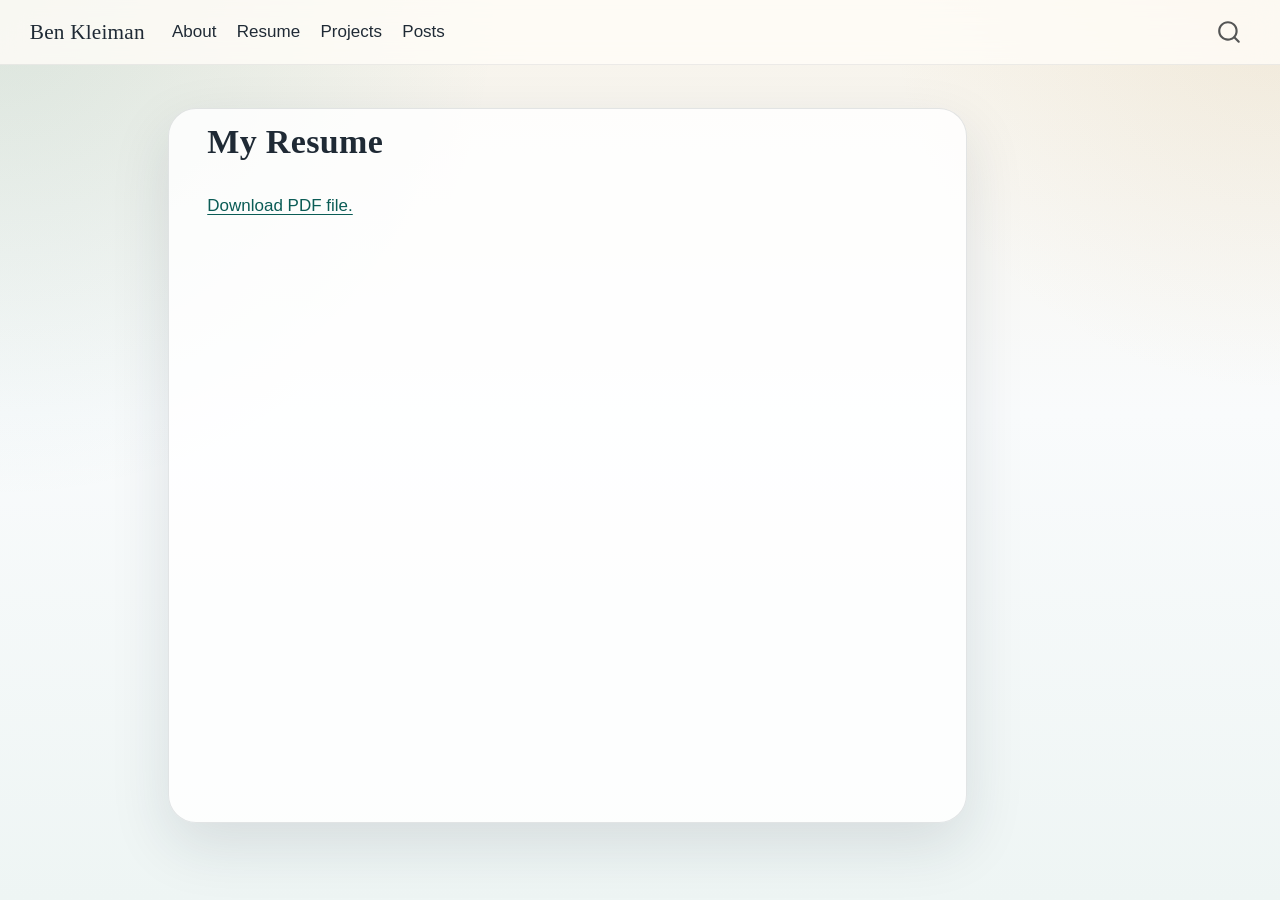
<file: docs/resume.html>
<!DOCTYPE html>
<html xmlns="http://www.w3.org/1999/xhtml" lang="en" xml:lang="en"><head>

<meta charset="utf-8">
<meta name="generator" content="quarto-1.9.13">

<meta name="viewport" content="width=device-width, initial-scale=1.0, user-scalable=yes">


<title>My Resume – Ben Kleiman</title>
<style>
code{white-space: pre-wrap;}
span.smallcaps{font-variant: small-caps;}
div.columns{display: flex; gap: min(4vw, 1.5em);}
div.column{flex: auto; overflow-x: auto;}
div.hanging-indent{margin-left: 1.5em; text-indent: -1.5em;}
ul.task-list{list-style: none;}
ul.task-list li input[type="checkbox"] {
  width: 0.8em;
  margin: 0 0.8em 0.2em -1em; /* quarto-specific, see https://github.com/quarto-dev/quarto-cli/issues/4556 */ 
  vertical-align: middle;
}
</style>


<script src="site_libs/quarto-nav/quarto-nav.js"></script>
<script src="site_libs/quarto-nav/headroom.min.js"></script>
<script src="site_libs/clipboard/clipboard.min.js"></script>
<script src="site_libs/quarto-search/autocomplete.umd.js"></script>
<script src="site_libs/quarto-search/fuse.min.js"></script>
<script src="site_libs/quarto-search/quarto-search.js"></script>
<meta name="quarto:offset" content="./">
<script src="site_libs/quarto-html/quarto.js" type="module"></script>
<script src="site_libs/quarto-html/tabsets/tabsets.js" type="module"></script>
<script src="site_libs/quarto-html/axe/axe-check.js" type="module"></script>
<script src="site_libs/quarto-html/popper.min.js"></script>
<script src="site_libs/quarto-html/tippy.umd.min.js"></script>
<script src="site_libs/quarto-html/anchor.min.js"></script>
<link href="site_libs/quarto-html/tippy.css" rel="stylesheet">
<link href="site_libs/quarto-html/quarto-syntax-highlighting-ac077c1e730dfeb5e42400639d17284e.css" rel="stylesheet" id="quarto-text-highlighting-styles">
<script src="site_libs/bootstrap/bootstrap.min.js"></script>
<link href="site_libs/bootstrap/bootstrap-icons.css" rel="stylesheet">
<link href="site_libs/bootstrap/bootstrap-eb32a7dd90f62a02b42dc210bb8b9802.min.css" rel="stylesheet" append-hash="true" id="quarto-bootstrap" data-mode="light">
<script id="quarto-search-options" type="application/json">{
  "location": "navbar",
  "copy-button": false,
  "collapse-after": 3,
  "panel-placement": "end",
  "type": "overlay",
  "limit": 50,
  "keyboard-shortcut": [
    "f",
    "/",
    "s"
  ],
  "show-item-context": false,
  "language": {
    "search-no-results-text": "No results",
    "search-matching-documents-text": "matching documents",
    "search-copy-link-title": "Copy link to search",
    "search-hide-matches-text": "Hide additional matches",
    "search-more-match-text": "more match in this document",
    "search-more-matches-text": "more matches in this document",
    "search-clear-button-title": "Clear",
    "search-text-placeholder": "",
    "search-detached-cancel-button-title": "Cancel",
    "search-submit-button-title": "Submit",
    "search-label": "Search"
  }
}</script>


<link rel="stylesheet" href="styles.css">
</head>

<body class="nav-fixed quarto-light">

<div id="quarto-search-results"></div>
  <header id="quarto-header" class="headroom fixed-top">
    <nav class="navbar navbar-expand-lg " data-bs-theme="dark">
      <div class="navbar-container container-fluid">
      <div class="navbar-brand-container mx-auto">
    <a class="navbar-brand" href="./index.html">
    <span class="navbar-title">Ben Kleiman</span>
    </a>
  </div>
            <div id="quarto-search" class="" title="Search"></div>
          <button class="navbar-toggler" type="button" data-bs-toggle="collapse" data-bs-target="#navbarCollapse" aria-controls="navbarCollapse" role="menu" aria-expanded="false" aria-label="Toggle navigation" onclick="if (window.quartoToggleHeadroom) { window.quartoToggleHeadroom(); }">
  <span class="navbar-toggler-icon"></span>
</button>
          <div class="collapse navbar-collapse" id="navbarCollapse">
            <ul class="navbar-nav navbar-nav-scroll me-auto">
  <li class="nav-item">
    <a class="nav-link" href="./index.html"> 
<span class="menu-text">About</span></a>
  </li>  
  <li class="nav-item">
    <a class="nav-link active" href="./resume.html" aria-current="page"> 
<span class="menu-text">Resume</span></a>
  </li>  
  <li class="nav-item">
    <a class="nav-link" href="./projects.html"> 
<span class="menu-text">Projects</span></a>
  </li>  
  <li class="nav-item">
    <a class="nav-link" href="./posts.html"> 
<span class="menu-text">Posts</span></a>
  </li>  
</ul>
          </div> <!-- /navcollapse -->
            <div class="quarto-navbar-tools">
</div>
      </div> <!-- /container-fluid -->
    </nav>
</header>
<!-- content -->
<div id="quarto-content" class="quarto-container page-columns page-rows-contents page-layout-article page-navbar">
<!-- sidebar -->
<!-- margin-sidebar -->
    <div id="quarto-margin-sidebar" class="sidebar margin-sidebar zindex-bottom">
        
    </div>
<!-- main -->
<main class="content" id="quarto-document-content">

<header id="title-block-header" class="quarto-title-block default">
<div class="quarto-title">
<h1 class="title">My Resume</h1>
</div>



<div class="quarto-title-meta">

    
  
    
  </div>
  


</header>


<p><object data="files/resume.pdf" type="application/pdf" width="100%" height="800"><a href="files/resume.pdf" download="">Download PDF file.</a></object></p>



</main> <!-- /main -->
<script id="quarto-html-after-body" type="application/javascript">
  window.document.addEventListener("DOMContentLoaded", function (event) {
    const icon = "";
    const anchorJS = new window.AnchorJS();
    anchorJS.options = {
      placement: 'right',
      icon: icon
    };
    anchorJS.add('.anchored');
    const isCodeAnnotation = (el) => {
      for (const clz of el.classList) {
        if (clz.startsWith('code-annotation-')) {                     
          return true;
        }
      }
      return false;
    }
    const onCopySuccess = function(e) {
      // button target
      const button = e.trigger;
      // don't keep focus
      button.blur();
      // flash "checked"
      button.classList.add('code-copy-button-checked');
      var currentTitle = button.getAttribute("title");
      button.setAttribute("title", "Copied!");
      let tooltip;
      if (window.bootstrap) {
        button.setAttribute("data-bs-toggle", "tooltip");
        button.setAttribute("data-bs-placement", "left");
        button.setAttribute("data-bs-title", "Copied!");
        tooltip = new bootstrap.Tooltip(button, 
          { trigger: "manual", 
            customClass: "code-copy-button-tooltip",
            offset: [0, -8]});
        tooltip.show();    
      }
      setTimeout(function() {
        if (tooltip) {
          tooltip.hide();
          button.removeAttribute("data-bs-title");
          button.removeAttribute("data-bs-toggle");
          button.removeAttribute("data-bs-placement");
        }
        button.setAttribute("title", currentTitle);
        button.classList.remove('code-copy-button-checked');
      }, 1000);
      // clear code selection
      e.clearSelection();
    }
    const getTextToCopy = function(trigger) {
      const outerScaffold = trigger.parentElement.cloneNode(true);
      const codeEl = outerScaffold.querySelector('code');
      for (const childEl of codeEl.children) {
        if (isCodeAnnotation(childEl)) {
          childEl.remove();
        }
      }
      return codeEl.innerText;
    }
    const clipboard = new window.ClipboardJS('.code-copy-button:not([data-in-quarto-modal])', {
      text: getTextToCopy
    });
    clipboard.on('success', onCopySuccess);
    if (window.document.getElementById('quarto-embedded-source-code-modal')) {
      const clipboardModal = new window.ClipboardJS('.code-copy-button[data-in-quarto-modal]', {
        text: getTextToCopy,
        container: window.document.getElementById('quarto-embedded-source-code-modal')
      });
      clipboardModal.on('success', onCopySuccess);
    }
      var localhostRegex = new RegExp(/^(?:http|https):\/\/localhost\:?[0-9]*\//);
      var mailtoRegex = new RegExp(/^mailto:/);
        var filterRegex = new RegExp('/' + window.location.host + '/');
      var isInternal = (href) => {
          return filterRegex.test(href) || localhostRegex.test(href) || mailtoRegex.test(href);
      }
      // Inspect non-navigation links and adorn them if external
     var links = window.document.querySelectorAll('a[href]:not(.nav-link):not(.navbar-brand):not(.toc-action):not(.sidebar-link):not(.sidebar-item-toggle):not(.pagination-link):not(.no-external):not([aria-hidden]):not(.dropdown-item):not(.quarto-navigation-tool):not(.about-link)');
      for (var i=0; i<links.length; i++) {
        const link = links[i];
        if (!isInternal(link.href)) {
          // undo the damage that might have been done by quarto-nav.js in the case of
          // links that we want to consider external
          if (link.dataset.originalHref !== undefined) {
            link.href = link.dataset.originalHref;
          }
        }
      }
    function tippyHover(el, contentFn, onTriggerFn, onUntriggerFn) {
      const config = {
        allowHTML: true,
        maxWidth: 500,
        delay: 100,
        arrow: false,
        appendTo: function(el) {
            return el.parentElement;
        },
        interactive: true,
        interactiveBorder: 10,
        theme: 'quarto',
        placement: 'bottom-start',
      };
      if (contentFn) {
        config.content = contentFn;
      }
      if (onTriggerFn) {
        config.onTrigger = onTriggerFn;
      }
      if (onUntriggerFn) {
        config.onUntrigger = onUntriggerFn;
      }
      window.tippy(el, config); 
    }
    const noterefs = window.document.querySelectorAll('a[role="doc-noteref"]');
    for (var i=0; i<noterefs.length; i++) {
      const ref = noterefs[i];
      tippyHover(ref, function() {
        // use id or data attribute instead here
        let href = ref.getAttribute('data-footnote-href') || ref.getAttribute('href');
        try { href = new URL(href).hash; } catch {}
        const id = href.replace(/^#\/?/, "");
        const note = window.document.getElementById(id);
        if (note) {
          return note.innerHTML;
        } else {
          return "";
        }
      });
    }
    const xrefs = window.document.querySelectorAll('a.quarto-xref');
    const processXRef = (id, note) => {
      // Strip column container classes
      const stripColumnClz = (el) => {
        el.classList.remove("page-full", "page-columns");
        if (el.children) {
          for (const child of el.children) {
            stripColumnClz(child);
          }
        }
      }
      stripColumnClz(note)
      if (id === null || id.startsWith('sec-')) {
        // Special case sections, only their first couple elements
        const container = document.createElement("div");
        if (note.children && note.children.length > 2) {
          container.appendChild(note.children[0].cloneNode(true));
          for (let i = 1; i < note.children.length; i++) {
            const child = note.children[i];
            if (child.tagName === "P" && child.innerText === "") {
              continue;
            } else {
              container.appendChild(child.cloneNode(true));
              break;
            }
          }
          if (window.Quarto?.typesetMath) {
            window.Quarto.typesetMath(container);
          }
          return container.innerHTML
        } else {
          if (window.Quarto?.typesetMath) {
            window.Quarto.typesetMath(note);
          }
          return note.innerHTML;
        }
      } else {
        // Remove any anchor links if they are present
        const anchorLink = note.querySelector('a.anchorjs-link');
        if (anchorLink) {
          anchorLink.remove();
        }
        if (window.Quarto?.typesetMath) {
          window.Quarto.typesetMath(note);
        }
        if (note.classList.contains("callout")) {
          return note.outerHTML;
        } else {
          return note.innerHTML;
        }
      }
    }
    for (var i=0; i<xrefs.length; i++) {
      const xref = xrefs[i];
      tippyHover(xref, undefined, function(instance) {
        instance.disable();
        let url = xref.getAttribute('href');
        let hash = undefined; 
        if (url.startsWith('#')) {
          hash = url;
        } else {
          try { hash = new URL(url).hash; } catch {}
        }
        if (hash) {
          const id = hash.replace(/^#\/?/, "");
          const note = window.document.getElementById(id);
          if (note !== null) {
            try {
              const html = processXRef(id, note.cloneNode(true));
              instance.setContent(html);
            } finally {
              instance.enable();
              instance.show();
            }
          } else {
            // See if we can fetch this
            fetch(url.split('#')[0])
            .then(res => res.text())
            .then(html => {
              const parser = new DOMParser();
              const htmlDoc = parser.parseFromString(html, "text/html");
              const note = htmlDoc.getElementById(id);
              if (note !== null) {
                const html = processXRef(id, note);
                instance.setContent(html);
              } 
            }).finally(() => {
              instance.enable();
              instance.show();
            });
          }
        } else {
          // See if we can fetch a full url (with no hash to target)
          // This is a special case and we should probably do some content thinning / targeting
          fetch(url)
          .then(res => res.text())
          .then(html => {
            const parser = new DOMParser();
            const htmlDoc = parser.parseFromString(html, "text/html");
            const note = htmlDoc.querySelector('main.content');
            if (note !== null) {
              // This should only happen for chapter cross references
              // (since there is no id in the URL)
              // remove the first header
              if (note.children.length > 0 && note.children[0].tagName === "HEADER") {
                note.children[0].remove();
              }
              const html = processXRef(null, note);
              instance.setContent(html);
            } 
          }).finally(() => {
            instance.enable();
            instance.show();
          });
        }
      }, function(instance) {
      });
    }
        let selectedAnnoteEl;
        const selectorForAnnotation = ( cell, annotation) => {
          let cellAttr = 'data-code-cell="' + cell + '"';
          let lineAttr = 'data-code-annotation="' +  annotation + '"';
          const selector = 'span[' + cellAttr + '][' + lineAttr + ']';
          return selector;
        }
        const selectCodeLines = (annoteEl) => {
          const doc = window.document;
          const targetCell = annoteEl.getAttribute("data-target-cell");
          const targetAnnotation = annoteEl.getAttribute("data-target-annotation");
          const annoteSpan = window.document.querySelector(selectorForAnnotation(targetCell, targetAnnotation));
          const lines = annoteSpan.getAttribute("data-code-lines").split(",");
          const lineIds = lines.map((line) => {
            return targetCell + "-" + line;
          })
          let top = null;
          let height = null;
          let parent = null;
          if (lineIds.length > 0) {
              //compute the position of the single el (top and bottom and make a div)
              const el = window.document.getElementById(lineIds[0]);
              top = el.offsetTop;
              height = el.offsetHeight;
              parent = el.parentElement.parentElement;
            if (lineIds.length > 1) {
              const lastEl = window.document.getElementById(lineIds[lineIds.length - 1]);
              const bottom = lastEl.offsetTop + lastEl.offsetHeight;
              height = bottom - top;
            }
            if (top !== null && height !== null && parent !== null) {
              // cook up a div (if necessary) and position it 
              let div = window.document.getElementById("code-annotation-line-highlight");
              if (div === null) {
                div = window.document.createElement("div");
                div.setAttribute("id", "code-annotation-line-highlight");
                div.style.position = 'absolute';
                parent.appendChild(div);
              }
              div.style.top = top - 2 + "px";
              div.style.height = height + 4 + "px";
              div.style.left = 0;
              let gutterDiv = window.document.getElementById("code-annotation-line-highlight-gutter");
              if (gutterDiv === null) {
                gutterDiv = window.document.createElement("div");
                gutterDiv.setAttribute("id", "code-annotation-line-highlight-gutter");
                gutterDiv.style.position = 'absolute';
                const codeCell = window.document.getElementById(targetCell);
                const gutter = codeCell.querySelector('.code-annotation-gutter');
                gutter.appendChild(gutterDiv);
              }
              gutterDiv.style.top = top - 2 + "px";
              gutterDiv.style.height = height + 4 + "px";
            }
            selectedAnnoteEl = annoteEl;
          }
        };
        const unselectCodeLines = () => {
          const elementsIds = ["code-annotation-line-highlight", "code-annotation-line-highlight-gutter"];
          elementsIds.forEach((elId) => {
            const div = window.document.getElementById(elId);
            if (div) {
              div.remove();
            }
          });
          selectedAnnoteEl = undefined;
        };
          // Handle positioning of the toggle
      window.addEventListener(
        "resize",
        throttle(() => {
          elRect = undefined;
          if (selectedAnnoteEl) {
            selectCodeLines(selectedAnnoteEl);
          }
        }, 10)
      );
      function throttle(fn, ms) {
      let throttle = false;
      let timer;
        return (...args) => {
          if(!throttle) { // first call gets through
              fn.apply(this, args);
              throttle = true;
          } else { // all the others get throttled
              if(timer) clearTimeout(timer); // cancel #2
              timer = setTimeout(() => {
                fn.apply(this, args);
                timer = throttle = false;
              }, ms);
          }
        };
      }
        // Attach click handler to the DT
        const annoteDls = window.document.querySelectorAll('dt[data-target-cell]');
        for (const annoteDlNode of annoteDls) {
          annoteDlNode.addEventListener('click', (event) => {
            const clickedEl = event.target;
            if (clickedEl !== selectedAnnoteEl) {
              unselectCodeLines();
              const activeEl = window.document.querySelector('dt[data-target-cell].code-annotation-active');
              if (activeEl) {
                activeEl.classList.remove('code-annotation-active');
              }
              selectCodeLines(clickedEl);
              clickedEl.classList.add('code-annotation-active');
            } else {
              // Unselect the line
              unselectCodeLines();
              clickedEl.classList.remove('code-annotation-active');
            }
          });
        }
    const findCites = (el) => {
      const parentEl = el.parentElement;
      if (parentEl) {
        const cites = parentEl.dataset.cites;
        if (cites) {
          return {
            el,
            cites: cites.split(' ')
          };
        } else {
          return findCites(el.parentElement)
        }
      } else {
        return undefined;
      }
    };
    var bibliorefs = window.document.querySelectorAll('a[role="doc-biblioref"]');
    for (var i=0; i<bibliorefs.length; i++) {
      const ref = bibliorefs[i];
      const citeInfo = findCites(ref);
      if (citeInfo) {
        tippyHover(citeInfo.el, function() {
          var popup = window.document.createElement('div');
          citeInfo.cites.forEach(function(cite) {
            var citeDiv = window.document.createElement('div');
            citeDiv.classList.add('hanging-indent');
            citeDiv.classList.add('csl-entry');
            var biblioDiv = window.document.getElementById('ref-' + cite);
            if (biblioDiv) {
              citeDiv.innerHTML = biblioDiv.innerHTML;
            }
            popup.appendChild(citeDiv);
          });
          return popup.innerHTML;
        });
      }
    }
  });
  </script>
</div> <!-- /content -->




</body></html>
</file>
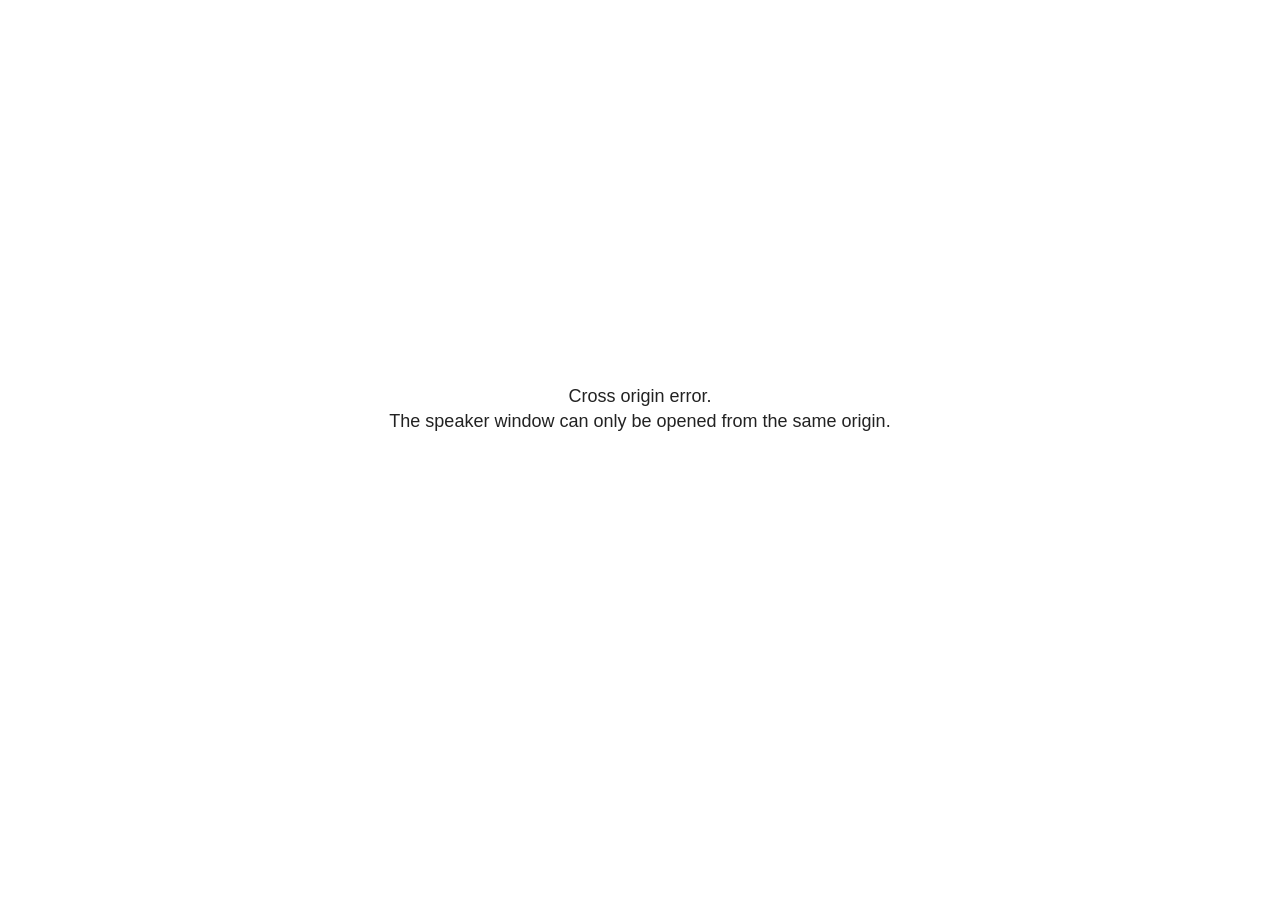
<file: docs/site_libs/revealjs/plugin/notes/speaker-view.html>
<!--
	NOTE: You need to build the notes plugin after making changes to this file.
-->
<html lang="en">
	<head>
		<meta charset="utf-8">

		<title>reveal.js - Speaker View</title>

		<style>
			body {
				font-family: Helvetica;
				font-size: 18px;
			}

			#current-slide,
			#upcoming-slide,
			#speaker-controls {
				padding: 6px;
				box-sizing: border-box;
				-moz-box-sizing: border-box;
			}

			#current-slide iframe,
			#upcoming-slide iframe {
				width: 100%;
				height: 100%;
				border: 1px solid #ddd;
			}

			#current-slide .label,
			#upcoming-slide .label {
				position: absolute;
				top: 10px;
				left: 10px;
				z-index: 2;
			}

			#connection-status {
				position: absolute;
				top: 0;
				left: 0;
				width: 100%;
				height: 100%;
				z-index: 20;
				padding: 30% 20% 20% 20%;
				font-size: 18px;
				color: #222;
				background: #fff;
				text-align: center;
				box-sizing: border-box;
				line-height: 1.4;
			}

			.overlay-element {
				height: 34px;
				line-height: 34px;
				padding: 0 10px;
				text-shadow: none;
				background: rgba( 220, 220, 220, 0.8 );
				color: #222;
				font-size: 14px;
			}

			.overlay-element.interactive:hover {
				background: rgba( 220, 220, 220, 1 );
			}

			#current-slide {
				position: absolute;
				width: 60%;
				height: 100%;
				top: 0;
				left: 0;
				padding-right: 0;
			}

			#upcoming-slide {
				position: absolute;
				width: 40%;
				height: 40%;
				right: 0;
				top: 0;
			}

			/* Speaker controls */
			#speaker-controls {
				position: absolute;
				top: 40%;
				right: 0;
				width: 40%;
				height: 60%;
				overflow: auto;
				font-size: 18px;
			}

				.speaker-controls-time.hidden,
				.speaker-controls-notes.hidden {
					display: none;
				}

				.speaker-controls-time .label,
				.speaker-controls-pace .label,
				.speaker-controls-notes .label {
					text-transform: uppercase;
					font-weight: normal;
					font-size: 0.66em;
					color: #666;
					margin: 0;
				}

				.speaker-controls-time, .speaker-controls-pace {
					border-bottom: 1px solid rgba( 200, 200, 200, 0.5 );
					margin-bottom: 10px;
					padding: 10px 16px;
					padding-bottom: 20px;
					cursor: pointer;
				}

				.speaker-controls-time .reset-button {
					opacity: 0;
					float: right;
					color: #666;
					text-decoration: none;
				}
				.speaker-controls-time:hover .reset-button {
					opacity: 1;
				}

				.speaker-controls-time .timer,
				.speaker-controls-time .clock {
					width: 50%;
				}

				.speaker-controls-time .timer,
				.speaker-controls-time .clock,
				.speaker-controls-time .pacing .hours-value,
				.speaker-controls-time .pacing .minutes-value,
				.speaker-controls-time .pacing .seconds-value {
					font-size: 1.9em;
				}

				.speaker-controls-time .timer {
					float: left;
				}

				.speaker-controls-time .clock {
					float: right;
					text-align: right;
				}

				.speaker-controls-time span.mute {
					opacity: 0.3;
				}

				.speaker-controls-time .pacing-title {
					margin-top: 5px;
				}

				.speaker-controls-time .pacing.ahead {
					color: blue;
				}

				.speaker-controls-time .pacing.on-track {
					color: green;
				}

				.speaker-controls-time .pacing.behind {
					color: red;
				}

				.speaker-controls-notes {
					padding: 10px 16px;
				}

				.speaker-controls-notes .value {
					margin-top: 5px;
					line-height: 1.4;
					font-size: 1.2em;
				}

			/* Layout selector */
			#speaker-layout {
				position: absolute;
				top: 10px;
				right: 10px;
				color: #222;
				z-index: 10;
			}
				#speaker-layout select {
					position: absolute;
					width: 100%;
					height: 100%;
					top: 0;
					left: 0;
					border: 0;
					box-shadow: 0;
					cursor: pointer;
					opacity: 0;

					font-size: 1em;
					background-color: transparent;

					-moz-appearance: none;
					-webkit-appearance: none;
					-webkit-tap-highlight-color: rgba(0, 0, 0, 0);
				}

				#speaker-layout select:focus {
					outline: none;
					box-shadow: none;
				}

			.clear {
				clear: both;
			}

			/* Speaker layout: Wide */
			body[data-speaker-layout="wide"] #current-slide,
			body[data-speaker-layout="wide"] #upcoming-slide {
				width: 50%;
				height: 45%;
				padding: 6px;
			}

			body[data-speaker-layout="wide"] #current-slide {
				top: 0;
				left: 0;
			}

			body[data-speaker-layout="wide"] #upcoming-slide {
				top: 0;
				left: 50%;
			}

			body[data-speaker-layout="wide"] #speaker-controls {
				top: 45%;
				left: 0;
				width: 100%;
				height: 50%;
				font-size: 1.25em;
			}

			/* Speaker layout: Tall */
			body[data-speaker-layout="tall"] #current-slide,
			body[data-speaker-layout="tall"] #upcoming-slide {
				width: 45%;
				height: 50%;
				padding: 6px;
			}

			body[data-speaker-layout="tall"] #current-slide {
				top: 0;
				left: 0;
			}

			body[data-speaker-layout="tall"] #upcoming-slide {
				top: 50%;
				left: 0;
			}

			body[data-speaker-layout="tall"] #speaker-controls {
				padding-top: 40px;
				top: 0;
				left: 45%;
				width: 55%;
				height: 100%;
				font-size: 1.25em;
			}

			/* Speaker layout: Notes only */
			body[data-speaker-layout="notes-only"] #current-slide,
			body[data-speaker-layout="notes-only"] #upcoming-slide {
				display: none;
			}

			body[data-speaker-layout="notes-only"] #speaker-controls {
				padding-top: 40px;
				top: 0;
				left: 0;
				width: 100%;
				height: 100%;
				font-size: 1.25em;
			}

			@media screen and (max-width: 1080px) {
				body[data-speaker-layout="default"] #speaker-controls {
					font-size: 16px;
				}
			}

			@media screen and (max-width: 900px) {
				body[data-speaker-layout="default"] #speaker-controls {
					font-size: 14px;
				}
			}

			@media screen and (max-width: 800px) {
				body[data-speaker-layout="default"] #speaker-controls {
					font-size: 12px;
				}
			}

		</style>
	</head>

	<body>

		<div id="connection-status">Loading speaker view...</div>

		<div id="current-slide"></div>
		<div id="upcoming-slide"><span class="overlay-element label">Upcoming</span></div>
		<div id="speaker-controls">
			<div class="speaker-controls-time">
				<h4 class="label">Time <span class="reset-button">Click to Reset</span></h4>
				<div class="clock">
					<span class="clock-value">0:00 AM</span>
				</div>
				<div class="timer">
					<span class="hours-value">00</span><span class="minutes-value">:00</span><span class="seconds-value">:00</span>
				</div>
				<div class="clear"></div>

				<h4 class="label pacing-title" style="display: none">Pacing – Time to finish current slide</h4>
				<div class="pacing" style="display: none">
					<span class="hours-value">00</span><span class="minutes-value">:00</span><span class="seconds-value">:00</span>
				</div>
			</div>

			<div class="speaker-controls-notes hidden">
				<h4 class="label">Notes</h4>
				<div class="value"></div>
			</div>
		</div>
		<div id="speaker-layout" class="overlay-element interactive">
			<span class="speaker-layout-label"></span>
			<select class="speaker-layout-dropdown"></select>
		</div>

		<script>

			(function() {

				var notes,
					notesValue,
					currentState,
					currentSlide,
					upcomingSlide,
					layoutLabel,
					layoutDropdown,
					pendingCalls = {},
					lastRevealApiCallId = 0,
					connected = false

				var connectionStatus = document.querySelector( '#connection-status' );

				var SPEAKER_LAYOUTS = {
					'default': 'Default',
					'wide': 'Wide',
					'tall': 'Tall',
					'notes-only': 'Notes only'
				};

				setupLayout();

				let openerOrigin;

				try {
					openerOrigin = window.opener.location.origin;
				}
				catch ( error ) { console.warn( error ) }

				// In order to prevent XSS, the speaker view will only run if its
				// opener has the same origin as itself
				if( window.location.origin !== openerOrigin ) {
					connectionStatus.innerHTML = 'Cross origin error.<br>The speaker window can only be opened from the same origin.';
					return;
				}

				var connectionTimeout = setTimeout( function() {
					connectionStatus.innerHTML = 'Error connecting to main window.<br>Please try closing and reopening the speaker view.';
				}, 5000 );

				window.addEventListener( 'message', function( event ) {

					// Validate the origin of all messages to avoid parsing messages
					// that aren't meant for us. Ignore when running off file:// so
					// that the speaker view continues to work without a web server.
					if( window.location.origin !== event.origin && window.location.origin !== 'file://' ) {
						return
					}

					clearTimeout( connectionTimeout );
					connectionStatus.style.display = 'none';

					var data = JSON.parse( event.data );

					// The overview mode is only useful to the reveal.js instance
					// where navigation occurs so we don't sync it
					if( data.state ) delete data.state.overview;

					// Messages sent by the notes plugin inside of the main window
					if( data && data.namespace === 'reveal-notes' ) {
						if( data.type === 'connect' ) {
							handleConnectMessage( data );
						}
						else if( data.type === 'state' ) {
							handleStateMessage( data );
						}
						else if( data.type === 'return' ) {
							pendingCalls[data.callId](data.result);
							delete pendingCalls[data.callId];
						}
					}
					// Messages sent by the reveal.js inside of the current slide preview
					else if( data && data.namespace === 'reveal' ) {
						if( /ready/.test( data.eventName ) ) {
							// Send a message back to notify that the handshake is complete
							window.opener.postMessage( JSON.stringify({ namespace: 'reveal-notes', type: 'connected'} ), '*' );
						}
						else if( /slidechanged|fragmentshown|fragmenthidden|paused|resumed/.test( data.eventName ) && currentState !== JSON.stringify( data.state ) ) {

							dispatchStateToMainWindow( data.state );

						}
					}

				} );

				/**
				 * Updates the presentation in the main window to match the state
				 * of the presentation in the notes window.
				 */
				const dispatchStateToMainWindow = debounce(( state ) => {
					window.opener.postMessage( JSON.stringify({ method: 'setState', args: [ state ]} ), '*' );
				}, 500);

				/**
				 * Asynchronously calls the Reveal.js API of the main frame.
				 */
				function callRevealApi( methodName, methodArguments, callback ) {

					var callId = ++lastRevealApiCallId;
					pendingCalls[callId] = callback;
					window.opener.postMessage( JSON.stringify( {
						namespace: 'reveal-notes',
						type: 'call',
						callId: callId,
						methodName: methodName,
						arguments: methodArguments
					} ), '*' );

				}

				/**
				 * Called when the main window is trying to establish a
				 * connection.
				 */
				function handleConnectMessage( data ) {

					if( connected === false ) {
						connected = true;

						setupIframes( data );
						setupKeyboard();
						setupNotes();
						setupTimer();
						setupHeartbeat();
					}

				}

				/**
				 * Called when the main window sends an updated state.
				 */
				function handleStateMessage( data ) {

					// Store the most recently set state to avoid circular loops
					// applying the same state
					currentState = JSON.stringify( data.state );

					// No need for updating the notes in case of fragment changes
					if ( data.notes ) {
						notes.classList.remove( 'hidden' );
						notesValue.style.whiteSpace = data.whitespace;
						if( data.markdown ) {
							notesValue.innerHTML = marked( data.notes );
						}
						else {
							notesValue.innerHTML = data.notes;
						}
					}
					else {
						notes.classList.add( 'hidden' );
					}

					// Update the note slides
					currentSlide.contentWindow.postMessage( JSON.stringify({ method: 'setState', args: [ data.state ] }), '*' );
					upcomingSlide.contentWindow.postMessage( JSON.stringify({ method: 'setState', args: [ data.state ] }), '*' );
					upcomingSlide.contentWindow.postMessage( JSON.stringify({ method: 'next' }), '*' );

				}

				// Limit to max one state update per X ms
				handleStateMessage = debounce( handleStateMessage, 200 );

				/**
				 * Forward keyboard events to the current slide window.
				 * This enables keyboard events to work even if focus
				 * isn't set on the current slide iframe.
				 *
				 * Block F5 default handling, it reloads and disconnects
				 * the speaker notes window.
				 */
				function setupKeyboard() {

					document.addEventListener( 'keydown', function( event ) {
						if( event.keyCode === 116 || ( event.metaKey && event.keyCode === 82 ) ) {
							event.preventDefault();
							return false;
						}
						currentSlide.contentWindow.postMessage( JSON.stringify({ method: 'triggerKey', args: [ event.keyCode ] }), '*' );
					} );

				}

				/**
				 * Creates the preview iframes.
				 */
				function setupIframes( data ) {

					var params = [
						'receiver',
						'progress=false',
						'history=false',
						'transition=none',
						'autoSlide=0',
						'backgroundTransition=none'
					].join( '&' );

					var urlSeparator = /\?/.test(data.url) ? '&' : '?';
					var hash = '#/' + data.state.indexh + '/' + data.state.indexv;
					var currentURL = data.url + urlSeparator + params + '&scrollActivationWidth=false&postMessageEvents=true' + hash;
					var upcomingURL = data.url + urlSeparator + params + '&scrollActivationWidth=false&controls=false' + hash;

					currentSlide = document.createElement( 'iframe' );
					currentSlide.setAttribute( 'width', 1280 );
					currentSlide.setAttribute( 'height', 1024 );
					currentSlide.setAttribute( 'src', currentURL );
					document.querySelector( '#current-slide' ).appendChild( currentSlide );

					upcomingSlide = document.createElement( 'iframe' );
					upcomingSlide.setAttribute( 'width', 640 );
					upcomingSlide.setAttribute( 'height', 512 );
					upcomingSlide.setAttribute( 'src', upcomingURL );
					document.querySelector( '#upcoming-slide' ).appendChild( upcomingSlide );

				}

				/**
				 * Setup the notes UI.
				 */
				function setupNotes() {

					notes = document.querySelector( '.speaker-controls-notes' );
					notesValue = document.querySelector( '.speaker-controls-notes .value' );

				}

				/**
				 * We send out a heartbeat at all times to ensure we can
				 * reconnect with the main presentation window after reloads.
				 */
				function setupHeartbeat() {

					setInterval( () => {
						window.opener.postMessage( JSON.stringify({ namespace: 'reveal-notes', type: 'heartbeat'} ), '*' );
					}, 1000 );

				}

				function getTimings( callback ) {

					callRevealApi( 'getSlidesAttributes', [], function ( slideAttributes ) {
						callRevealApi( 'getConfig', [], function ( config ) {
							var totalTime = config.totalTime;
							var minTimePerSlide = config.minimumTimePerSlide || 0;
							var defaultTiming = config.defaultTiming;
							if ((defaultTiming == null) && (totalTime == null)) {
								callback(null);
								return;
							}
							// Setting totalTime overrides defaultTiming
							if (totalTime) {
								defaultTiming = 0;
							}
							var timings = [];
							for ( var i in slideAttributes ) {
								var slide = slideAttributes[ i ];
								var timing = defaultTiming;
								if( slide.hasOwnProperty( 'data-timing' )) {
									var t = slide[ 'data-timing' ];
									timing = parseInt(t);
									if( isNaN(timing) ) {
										console.warn("Could not parse timing '" + t + "' of slide " + i + "; using default of " + defaultTiming);
										timing = defaultTiming;
									}
								}
								timings.push(timing);
							}
							if ( totalTime ) {
								// After we've allocated time to individual slides, we summarize it and
								// subtract it from the total time
								var remainingTime = totalTime - timings.reduce( function(a, b) { return a + b; }, 0 );
								// The remaining time is divided by the number of slides that have 0 seconds
								// allocated at the moment, giving the average time-per-slide on the remaining slides
								var remainingSlides = (timings.filter( function(x) { return x == 0 }) ).length
								var timePerSlide = Math.round( remainingTime / remainingSlides, 0 )
								// And now we replace every zero-value timing with that average
								timings = timings.map( function(x) { return (x==0 ? timePerSlide : x) } );
							}
							var slidesUnderMinimum = timings.filter( function(x) { return (x < minTimePerSlide) } ).length
							if ( slidesUnderMinimum ) {
								message = "The pacing time for " + slidesUnderMinimum + " slide(s) is under the configured minimum of " + minTimePerSlide + " seconds. Check the data-timing attribute on individual slides, or consider increasing the totalTime or minimumTimePerSlide configuration options (or removing some slides).";
								alert(message);
							}
							callback( timings );
						} );
					} );

				}

				/**
				 * Return the number of seconds allocated for presenting
				 * all slides up to and including this one.
				 */
				function getTimeAllocated( timings, callback ) {

					callRevealApi( 'getSlidePastCount', [], function ( currentSlide ) {
						var allocated = 0;
						for (var i in timings.slice(0, currentSlide + 1)) {
							allocated += timings[i];
						}
						callback( allocated );
					} );

				}

				/**
				 * Create the timer and clock and start updating them
				 * at an interval.
				 */
				function setupTimer() {

					var start = new Date(),
					timeEl = document.querySelector( '.speaker-controls-time' ),
					clockEl = timeEl.querySelector( '.clock-value' ),
					hoursEl = timeEl.querySelector( '.hours-value' ),
					minutesEl = timeEl.querySelector( '.minutes-value' ),
					secondsEl = timeEl.querySelector( '.seconds-value' ),
					pacingTitleEl = timeEl.querySelector( '.pacing-title' ),
					pacingEl = timeEl.querySelector( '.pacing' ),
					pacingHoursEl = pacingEl.querySelector( '.hours-value' ),
					pacingMinutesEl = pacingEl.querySelector( '.minutes-value' ),
					pacingSecondsEl = pacingEl.querySelector( '.seconds-value' );

					var timings = null;
					getTimings( function ( _timings ) {

						timings = _timings;
						if (_timings !== null) {
							pacingTitleEl.style.removeProperty('display');
							pacingEl.style.removeProperty('display');
						}

						// Update once directly
						_updateTimer();

						// Then update every second
						setInterval( _updateTimer, 1000 );

					} );


					function _resetTimer() {

						if (timings == null) {
							start = new Date();
							_updateTimer();
						}
						else {
							// Reset timer to beginning of current slide
							getTimeAllocated( timings, function ( slideEndTimingSeconds ) {
								var slideEndTiming = slideEndTimingSeconds * 1000;
								callRevealApi( 'getSlidePastCount', [], function ( currentSlide ) {
									var currentSlideTiming = timings[currentSlide] * 1000;
									var previousSlidesTiming = slideEndTiming - currentSlideTiming;
									var now = new Date();
									start = new Date(now.getTime() - previousSlidesTiming);
									_updateTimer();
								} );
							} );
						}

					}

					timeEl.addEventListener( 'click', function() {
						_resetTimer();
						return false;
					} );

					function _displayTime( hrEl, minEl, secEl, time) {

						var sign = Math.sign(time) == -1 ? "-" : "";
						time = Math.abs(Math.round(time / 1000));
						var seconds = time % 60;
						var minutes = Math.floor( time / 60 ) % 60 ;
						var hours = Math.floor( time / ( 60 * 60 )) ;
						hrEl.innerHTML = sign + zeroPadInteger( hours );
						if (hours == 0) {
							hrEl.classList.add( 'mute' );
						}
						else {
							hrEl.classList.remove( 'mute' );
						}
						minEl.innerHTML = ':' + zeroPadInteger( minutes );
						if (hours == 0 && minutes == 0) {
							minEl.classList.add( 'mute' );
						}
						else {
							minEl.classList.remove( 'mute' );
						}
						secEl.innerHTML = ':' + zeroPadInteger( seconds );
					}

					function _updateTimer() {

						var diff, hours, minutes, seconds,
						now = new Date();

						diff = now.getTime() - start.getTime();

						clockEl.innerHTML = now.toLocaleTimeString( 'en-US', { hour12: true, hour: '2-digit', minute:'2-digit' } );
						_displayTime( hoursEl, minutesEl, secondsEl, diff );
						if (timings !== null) {
							_updatePacing(diff);
						}

					}

					function _updatePacing(diff) {

						getTimeAllocated( timings, function ( slideEndTimingSeconds ) {
							var slideEndTiming = slideEndTimingSeconds * 1000;

							callRevealApi( 'getSlidePastCount', [], function ( currentSlide ) {
								var currentSlideTiming = timings[currentSlide] * 1000;
								var timeLeftCurrentSlide = slideEndTiming - diff;
								if (timeLeftCurrentSlide < 0) {
									pacingEl.className = 'pacing behind';
								}
								else if (timeLeftCurrentSlide < currentSlideTiming) {
									pacingEl.className = 'pacing on-track';
								}
								else {
									pacingEl.className = 'pacing ahead';
								}
								_displayTime( pacingHoursEl, pacingMinutesEl, pacingSecondsEl, timeLeftCurrentSlide );
							} );
						} );
					}

				}

				/**
				 * Sets up the speaker view layout and layout selector.
				 */
				function setupLayout() {

					layoutDropdown = document.querySelector( '.speaker-layout-dropdown' );
					layoutLabel = document.querySelector( '.speaker-layout-label' );

					// Render the list of available layouts
					for( var id in SPEAKER_LAYOUTS ) {
						var option = document.createElement( 'option' );
						option.setAttribute( 'value', id );
						option.textContent = SPEAKER_LAYOUTS[ id ];
						layoutDropdown.appendChild( option );
					}

					// Monitor the dropdown for changes
					layoutDropdown.addEventListener( 'change', function( event ) {

						setLayout( layoutDropdown.value );

					}, false );

					// Restore any currently persisted layout
					setLayout( getLayout() );

				}

				/**
				 * Sets a new speaker view layout. The layout is persisted
				 * in local storage.
				 */
				function setLayout( value ) {

					var title = SPEAKER_LAYOUTS[ value ];

					layoutLabel.innerHTML = 'Layout' + ( title ? ( ': ' + title ) : '' );
					layoutDropdown.value = value;

					document.body.setAttribute( 'data-speaker-layout', value );

					// Persist locally
					if( supportsLocalStorage() ) {
						window.localStorage.setItem( 'reveal-speaker-layout', value );
					}

				}

				/**
				 * Returns the ID of the most recently set speaker layout
				 * or our default layout if none has been set.
				 */
				function getLayout() {

					if( supportsLocalStorage() ) {
						var layout = window.localStorage.getItem( 'reveal-speaker-layout' );
						if( layout ) {
							return layout;
						}
					}

					// Default to the first record in the layouts hash
					for( var id in SPEAKER_LAYOUTS ) {
						return id;
					}

				}

				function supportsLocalStorage() {

					try {
						localStorage.setItem('test', 'test');
						localStorage.removeItem('test');
						return true;
					}
					catch( e ) {
						return false;
					}

				}

				function zeroPadInteger( num ) {

					var str = '00' + parseInt( num );
					return str.substring( str.length - 2 );

				}

				/**
				 * Limits the frequency at which a function can be called.
				 */
				function debounce( fn, ms ) {

					var lastTime = 0,
						timeout;

					return function() {

						var args = arguments;
						var context = this;

						clearTimeout( timeout );

						var timeSinceLastCall = Date.now() - lastTime;
						if( timeSinceLastCall > ms ) {
							fn.apply( context, args );
							lastTime = Date.now();
						}
						else {
							timeout = setTimeout( function() {
								fn.apply( context, args );
								lastTime = Date.now();
							}, ms - timeSinceLastCall );
						}

					}

				}

			})();

		</script>
	</body>
</html>
</file>
<file: docs/site_libs/quarto-html/tippy.css>
.tippy-box[data-animation=fade][data-state=hidden]{opacity:0}[data-tippy-root]{max-width:calc(100vw - 10px)}.tippy-box{position:relative;background-color:#333;color:#fff;border-radius:4px;font-size:14px;line-height:1.4;white-space:normal;outline:0;transition-property:transform,visibility,opacity}.tippy-box[data-placement^=top]>.tippy-arrow{bottom:0}.tippy-box[data-placement^=top]>.tippy-arrow:before{bottom:-7px;left:0;border-width:8px 8px 0;border-top-color:initial;transform-origin:center top}.tippy-box[data-placement^=bottom]>.tippy-arrow{top:0}.tippy-box[data-placement^=bottom]>.tippy-arrow:before{top:-7px;left:0;border-width:0 8px 8px;border-bottom-color:initial;transform-origin:center bottom}.tippy-box[data-placement^=left]>.tippy-arrow{right:0}.tippy-box[data-placement^=left]>.tippy-arrow:before{border-width:8px 0 8px 8px;border-left-color:initial;right:-7px;transform-origin:center left}.tippy-box[data-placement^=right]>.tippy-arrow{left:0}.tippy-box[data-placement^=right]>.tippy-arrow:before{left:-7px;border-width:8px 8px 8px 0;border-right-color:initial;transform-origin:center right}.tippy-box[data-inertia][data-state=visible]{transition-timing-function:cubic-bezier(.54,1.5,.38,1.11)}.tippy-arrow{width:16px;height:16px;color:#333}.tippy-arrow:before{content:"";position:absolute;border-color:transparent;border-style:solid}.tippy-content{position:relative;padding:5px 9px;z-index:1}
</file>
<file: docs/site_libs/quarto-html/quarto-syntax-highlighting-ac077c1e730dfeb5e42400639d17284e.css>
/* quarto syntax highlight colors */
:root {
  --quarto-hl-ot-color: #003B4F;
  --quarto-hl-at-color: #657422;
  --quarto-hl-ss-color: #20794D;
  --quarto-hl-an-color: #5E5E5E;
  --quarto-hl-fu-color: #4758AB;
  --quarto-hl-st-color: #20794D;
  --quarto-hl-cf-color: #003B4F;
  --quarto-hl-op-color: #5E5E5E;
  --quarto-hl-er-color: #AD0000;
  --quarto-hl-bn-color: #AD0000;
  --quarto-hl-al-color: #AD0000;
  --quarto-hl-va-color: #111111;
  --quarto-hl-bu-color: inherit;
  --quarto-hl-ex-color: inherit;
  --quarto-hl-pp-color: #AD0000;
  --quarto-hl-in-color: #5E5E5E;
  --quarto-hl-vs-color: #20794D;
  --quarto-hl-wa-color: #5E5E5E;
  --quarto-hl-do-color: #5E5E5E;
  --quarto-hl-im-color: #00769E;
  --quarto-hl-ch-color: #20794D;
  --quarto-hl-dt-color: #AD0000;
  --quarto-hl-fl-color: #AD0000;
  --quarto-hl-co-color: #5E5E5E;
  --quarto-hl-cv-color: #5E5E5E;
  --quarto-hl-cn-color: #8f5902;
  --quarto-hl-sc-color: #5E5E5E;
  --quarto-hl-dv-color: #AD0000;
  --quarto-hl-kw-color: #003B4F;
}

/* other quarto variables */
:root {
  --quarto-font-monospace: SFMono-Regular, Menlo, Monaco, Consolas, "Liberation Mono", "Courier New", monospace;
}

/* syntax highlight based on Pandoc's rules */
pre > code.sourceCode > span {
  color: #003B4F;
}

code.sourceCode > span {
  color: #003B4F;
}

div.sourceCode,
div.sourceCode pre.sourceCode {
  color: #003B4F;
}

/* Normal */
code span {
  color: #003B4F;
}

/* Alert */
code span.al {
  color: #AD0000;
  font-style: inherit;
}

/* Annotation */
code span.an {
  color: #5E5E5E;
  font-style: inherit;
}

/* Attribute */
code span.at {
  color: #657422;
  font-style: inherit;
}

/* BaseN */
code span.bn {
  color: #AD0000;
  font-style: inherit;
}

/* BuiltIn */
code span.bu {
  font-style: inherit;
}

/* ControlFlow */
code span.cf {
  color: #003B4F;
  font-weight: bold;
  font-style: inherit;
}

/* Char */
code span.ch {
  color: #20794D;
  font-style: inherit;
}

/* Constant */
code span.cn {
  color: #8f5902;
  font-style: inherit;
}

/* Comment */
code span.co {
  color: #5E5E5E;
  font-style: inherit;
}

/* CommentVar */
code span.cv {
  color: #5E5E5E;
  font-style: italic;
}

/* Documentation */
code span.do {
  color: #5E5E5E;
  font-style: italic;
}

/* DataType */
code span.dt {
  color: #AD0000;
  font-style: inherit;
}

/* DecVal */
code span.dv {
  color: #AD0000;
  font-style: inherit;
}

/* Error */
code span.er {
  color: #AD0000;
  font-style: inherit;
}

/* Extension */
code span.ex {
  font-style: inherit;
}

/* Float */
code span.fl {
  color: #AD0000;
  font-style: inherit;
}

/* Function */
code span.fu {
  color: #4758AB;
  font-style: inherit;
}

/* Import */
code span.im {
  color: #00769E;
  font-style: inherit;
}

/* Information */
code span.in {
  color: #5E5E5E;
  font-style: inherit;
}

/* Keyword */
code span.kw {
  color: #003B4F;
  font-weight: bold;
  font-style: inherit;
}

/* Operator */
code span.op {
  color: #5E5E5E;
  font-style: inherit;
}

/* Other */
code span.ot {
  color: #003B4F;
  font-style: inherit;
}

/* Preprocessor */
code span.pp {
  color: #AD0000;
  font-style: inherit;
}

/* SpecialChar */
code span.sc {
  color: #5E5E5E;
  font-style: inherit;
}

/* SpecialString */
code span.ss {
  color: #20794D;
  font-style: inherit;
}

/* String */
code span.st {
  color: #20794D;
  font-style: inherit;
}

/* Variable */
code span.va {
  color: #111111;
  font-style: inherit;
}

/* VerbatimString */
code span.vs {
  color: #20794D;
  font-style: inherit;
}

/* Warning */
code span.wa {
  color: #5E5E5E;
  font-style: italic;
}

.prevent-inlining {
  content: "</";
}

/*# sourceMappingURL=1ea6d01bc6c35c1b2edc43c07bed6db0.css.map */
</file>
<file: docs/styles.css>
/* Academic portfolio refresh */

:root {
  --bk-ink: #1f2a35;
  --bk-muted: #5f6f7d;
  --bk-accent: #0f766e;
  --bk-accent-dark: #0b5c56;
  --bk-highlight: #dbeeea;
  --bk-paper: #fffdf8;
  --bk-surface: rgba(255, 255, 255, 0.82);
  --bk-border: rgba(31, 42, 53, 0.12);
  --bk-shadow: 0 22px 60px rgba(24, 39, 56, 0.12);
  --bk-radius: 22px;
}

body {
  color: var(--bk-ink);
  background:
    radial-gradient(circle at top left, rgba(15, 118, 110, 0.12), transparent 32%),
    radial-gradient(circle at top right, rgba(201, 168, 107, 0.14), transparent 25%),
    linear-gradient(180deg, #f7f3ea 0%, #f9fbfc 46%, #eef5f4 100%);
  font-family: "Avenir Next", "Segoe UI", "Helvetica Neue", sans-serif;
  line-height: 1.7;
}

h1, h2, h3, h4, .navbar-title {
  font-family: "Palatino Linotype", "Book Antiqua", Palatino, serif;
  letter-spacing: 0.01em;
}

.navbar {
  background: rgba(255, 253, 248, 0.8) !important;
  backdrop-filter: blur(14px);
  border-bottom: 1px solid rgba(31, 42, 53, 0.08);
}

.navbar-brand, .nav-link, .navbar-title {
  color: var(--bk-ink) !important;
}

.navbar-brand:hover, .nav-link:hover, .nav-link:focus {
  color: var(--bk-accent) !important;
}

#quarto-content {
  padding-top: 1.5rem;
}

main.content {
  background: var(--bk-surface);
  border: 1px solid var(--bk-border);
  border-radius: 28px;
  box-shadow: var(--bk-shadow);
  padding: 2.25rem;
}

#title-block-header {
  margin-bottom: 1.75rem;
}

.quarto-title-banner {
  background: transparent;
}

.hero-panel {
  background:
    linear-gradient(135deg, rgba(255, 255, 255, 0.9), rgba(219, 238, 234, 0.9)),
    linear-gradient(135deg, rgba(15, 118, 110, 0.08), rgba(201, 168, 107, 0.08));
  border: 1px solid rgba(15, 118, 110, 0.14);
  border-radius: var(--bk-radius);
  box-shadow: var(--bk-shadow);
  padding: 2rem;
  margin: 0 0 2rem 0;
}

.hero-panel h2 {
  font-size: clamp(2rem, 4vw, 3.25rem);
  line-height: 1.05;
  margin-bottom: 1rem;
}

.hero-panel p {
  font-size: 1.08rem;
  max-width: 44rem;
  color: var(--bk-muted);
}

.hero-button {
  display: inline-block;
  margin: 0.5rem 0.75rem 0 0;
  padding: 0.8rem 1.2rem;
  border-radius: 999px;
  background: var(--bk-accent);
  color: #ffffff !important;
  text-decoration: none;
  font-weight: 600;
  transition: transform 0.2s ease, background-color 0.2s ease, box-shadow 0.2s ease;
  box-shadow: 0 10px 24px rgba(15, 118, 110, 0.22);
}

.hero-button:hover,
.hero-button:focus {
  background: var(--bk-accent-dark);
  transform: translateY(-2px);
}

.hero-button-secondary {
  background: rgba(255, 255, 255, 0.7);
  color: var(--bk-ink) !important;
  border: 1px solid rgba(31, 42, 53, 0.12);
  box-shadow: none;
}

.hero-button-secondary:hover,
.hero-button-secondary:focus {
  background: #ffffff;
}

.quick-grid {
  display: grid;
  grid-template-columns: repeat(3, minmax(0, 1fr));
  gap: 1.2rem;
  margin-top: 1rem;
}

.quick-card {
  background: rgba(255, 255, 255, 0.76);
  border: 1px solid var(--bk-border);
  border-radius: 18px;
  padding: 1.35rem;
  min-height: 100%;
  box-shadow: 0 14px 30px rgba(24, 39, 56, 0.06);
}

.quick-card h3 {
  margin-top: 0;
  margin-bottom: 0.6rem;
}

.quick-card p,
.page-intro {
  color: var(--bk-muted);
}

.page-intro {
  font-size: 1.05rem;
  margin-bottom: 1.5rem;
  padding: 1rem 1.1rem;
  border-left: 4px solid var(--bk-accent);
  background: rgba(255, 255, 255, 0.6);
  border-radius: 0 14px 14px 0;
}

.listing-grid .quarto-grid-item,
.quarto-grid-item.card,
.listing-default .quarto-post {
  background: rgba(255, 255, 255, 0.76);
  border: 1px solid var(--bk-border);
  border-radius: 18px;
  box-shadow: 0 14px 30px rgba(24, 39, 56, 0.06);
}

a {
  color: var(--bk-accent-dark);
}

a:hover,
a:focus {
  color: var(--bk-accent);
}

.embed-pdf,
iframe {
  border-radius: 16px;
  overflow: hidden;
  box-shadow: 0 18px 40px rgba(24, 39, 56, 0.12);
}

@media (max-width: 900px) {
  main.content {
    padding: 1.3rem;
    border-radius: 22px;
  }

  .quick-grid {
    grid-template-columns: 1fr;
  }

  .journey-grid {
    grid-template-columns: 1fr;
  }

  .hero-panel {
    padding: 1.4rem;
  }
}


.journey-panel {
  margin: 0 0 2rem 0;
}

.journey-panel h3 {
  margin-bottom: 0.45rem;
}

.journey-panel > p {
  color: var(--bk-muted);
  margin-bottom: 1rem;
}

.journey-grid {
  display: grid;
  grid-template-columns: repeat(3, minmax(0, 1fr));
  gap: 1.2rem;
}

.journey-card {
  background: rgba(255, 255, 255, 0.78);
  border: 1px solid var(--bk-border);
  border-radius: 20px;
  padding: 1.4rem;
  box-shadow: 0 14px 30px rgba(24, 39, 56, 0.06);
  text-align: center;
}

.journey-card h4 {
  margin: 0 0 0.5rem 0;
}

.journey-card p {
  color: var(--bk-muted);
  margin-bottom: 0;
}

.journey-logo {
  display: block;
  width: 100%;
  max-width: 170px;
  height: 92px;
  object-fit: contain;
  margin: 0 auto 1rem auto;
}
</file>
